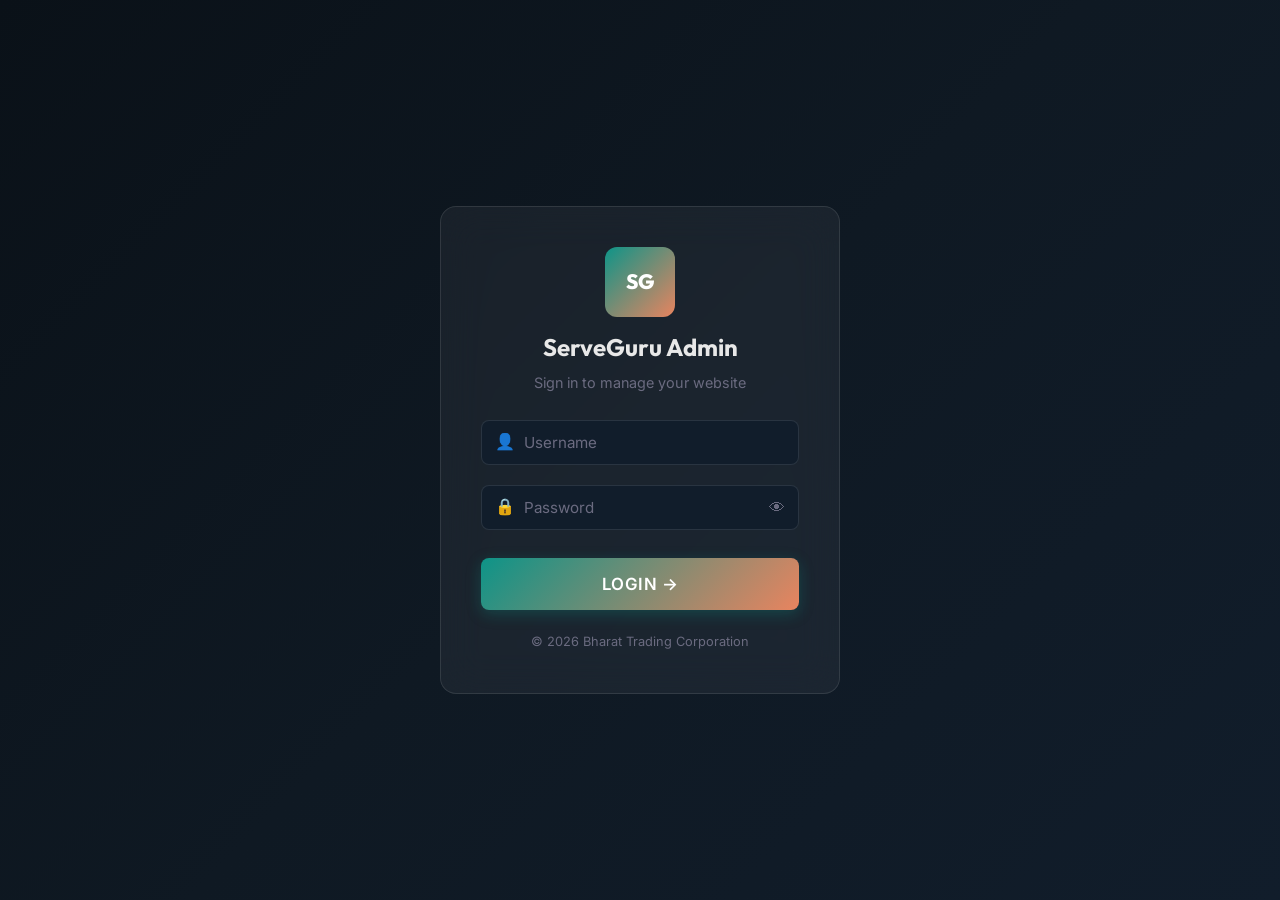
<file: admin/index.html>
<!DOCTYPE html>
<html lang="en">
<head>
    <meta charset="UTF-8">
    <meta name="viewport" content="width=device-width, initial-scale=1.0">
    <title>Dashboard | ServeGuru Admin</title>
    <link href="https://fonts.googleapis.com/css2?family=Inter:wght@300;400;500;600;700&family=Outfit:wght@400;500;600;700;800&display=swap" rel="stylesheet">
    <link rel="stylesheet" href="../css/style.css">
    <link rel="stylesheet" href="../css/admin.css">
</head>
<body class="admin-page">
    <aside id="admin-sidebar"></aside>
    <main class="admin-main">
        <header id="admin-header"></header>
        <div class="admin-content">
            <div class="welcome-banner"><h2>Welcome back, Admin! 👋</h2><p id="dashDate"></p></div>
            <div class="stats-cards" id="statsCards"></div>
            <div class="admin-table-wrapper">
                <div class="admin-table-header"><h3>Recent Appointments</h3></div>
                <table class="admin-table"><thead><tr><th>ID</th><th>Customer</th><th>Date</th><th>Time</th><th>Service</th><th>Status</th></tr></thead><tbody id="recentAppointments"></tbody></table>
            </div>
            <div class="quick-actions">
                <a href="admin-products.html" class="quick-action"><span class="qa-icon">📦</span><div><h4>Manage Products</h4><p>Add, edit, or remove products</p></div></a>
                <a href="admin-appointments.html" class="quick-action"><span class="qa-icon">📅</span><div><h4>View Appointments</h4><p>Manage all bookings</p></div></a>
                <a href="admin-pages.html" class="quick-action"><span class="qa-icon">📄</span><div><h4>Edit Pages</h4><p>Update website content</p></div></a>
            </div>
        </div>
    </main>
    <script src="../js/app.js"></script>
    <script src="../js/data-seed.js"></script>
    <script src="../js/admin.js"></script>
    <script>
    document.addEventListener('DOMContentLoaded', () => {
        renderAdminHeader('📊 Dashboard');
        document.getElementById('dashDate').textContent = new Date().toLocaleDateString('en-IN',{weekday:'long',year:'numeric',month:'long',day:'numeric'});
        const stats = getAdminStats();
        document.getElementById('statsCards').innerHTML = `
            <div class="stat-card"><div class="sc-icon">📦</div><div class="sc-number">${stats.totalProducts}</div><div class="sc-label">Total Products</div></div>
            <div class="stat-card"><div class="sc-icon">📅</div><div class="sc-number">${stats.totalAppointments}</div><div class="sc-label">Total Appointments</div></div>
            <div class="stat-card"><div class="sc-icon">📌</div><div class="sc-number">${stats.todayAppointments}</div><div class="sc-label">Today's Appointments</div></div>
            <div class="stat-card"><div class="sc-icon">✅</div><div class="sc-number">${stats.pending}</div><div class="sc-label">Confirmed Bookings</div></div>`;
        const appointments = JSON.parse(localStorage.getItem('btc_appointments')||'[]').slice(-10).reverse();
        const tbody = document.getElementById('recentAppointments');
        if(appointments.length===0){tbody.innerHTML='<tr><td colspan="6" style="text-align:center;padding:30px;color:var(--text-muted)">No appointments yet</td></tr>';return;}
        tbody.innerHTML = appointments.map(a=>`<tr><td>${a.id.substring(0,12).toUpperCase()}</td><td>${a.customerName}</td><td>${a.date}</td><td>${a.slot}</td><td>${a.serviceType}</td><td><span class="status-${a.status.toLowerCase()}">${a.status}</span></td></tr>`).join('');
    });
    </script>
</body>
</html>
</file>
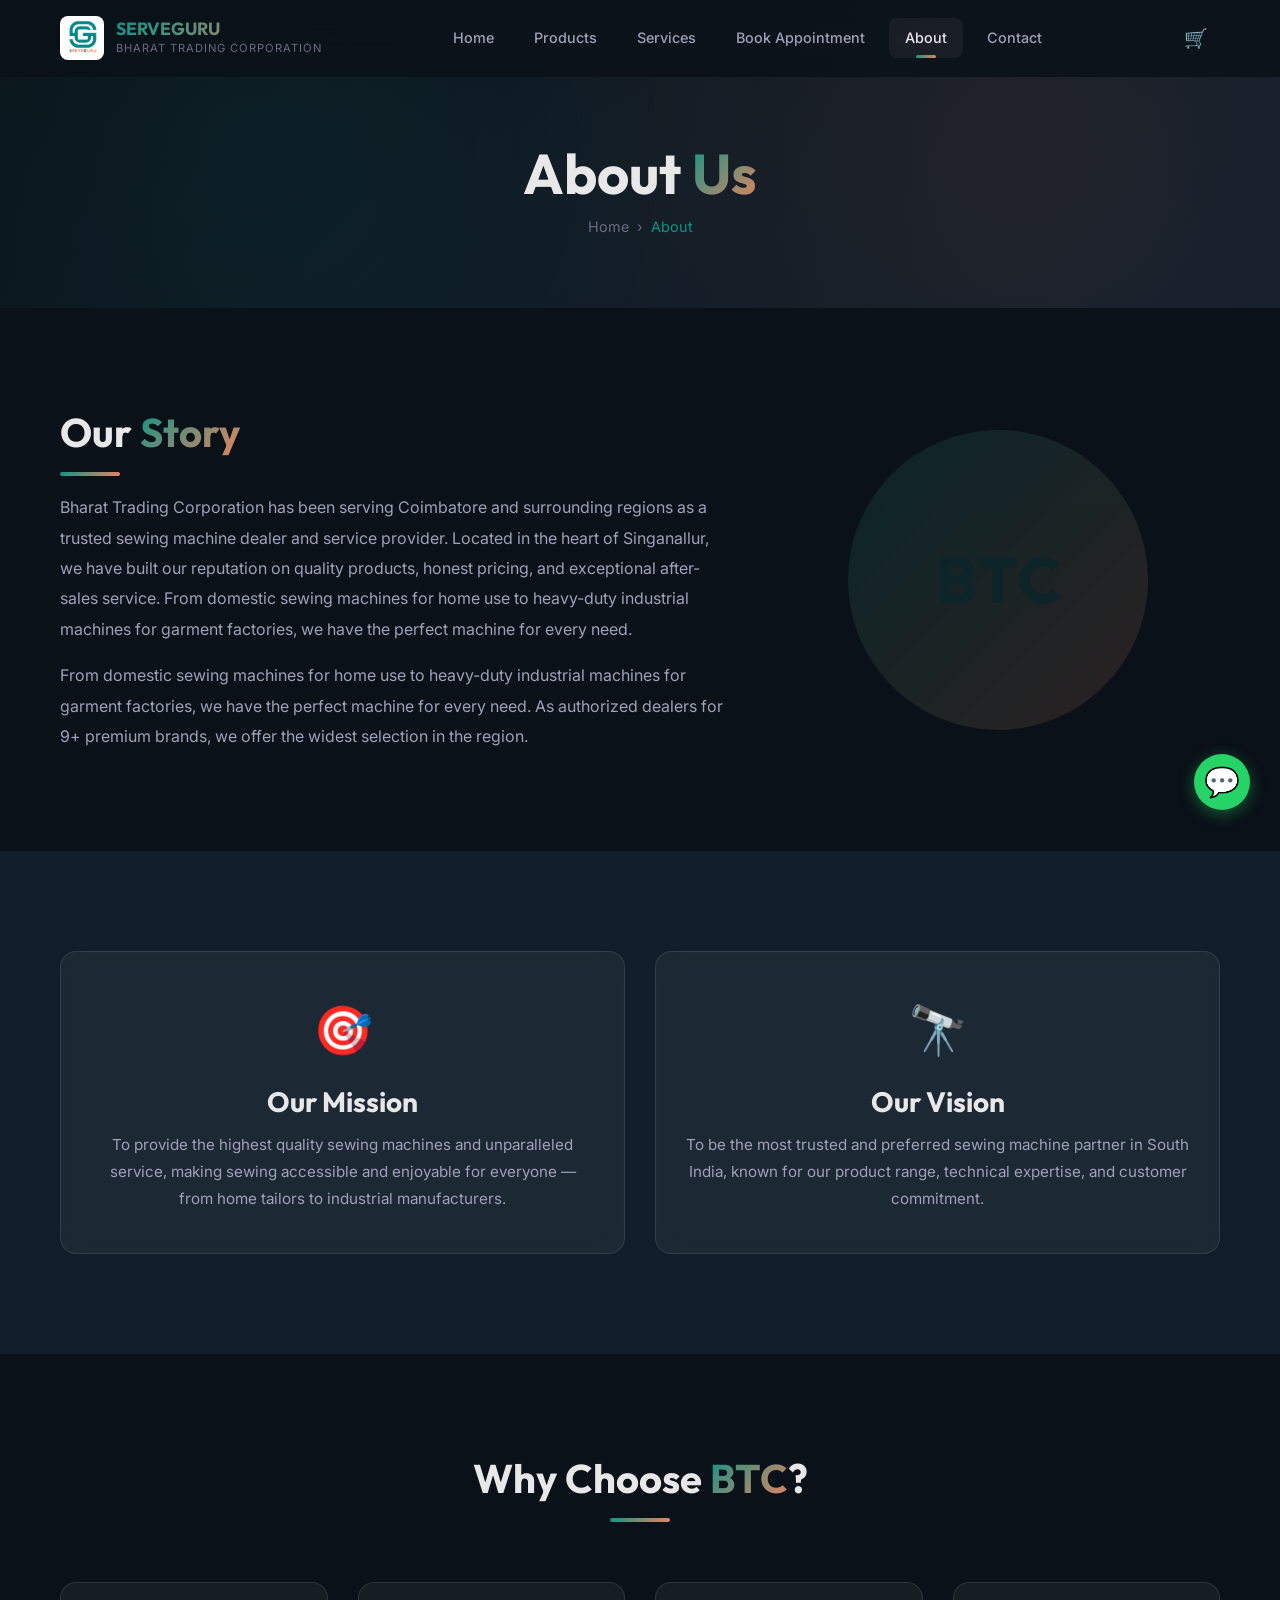
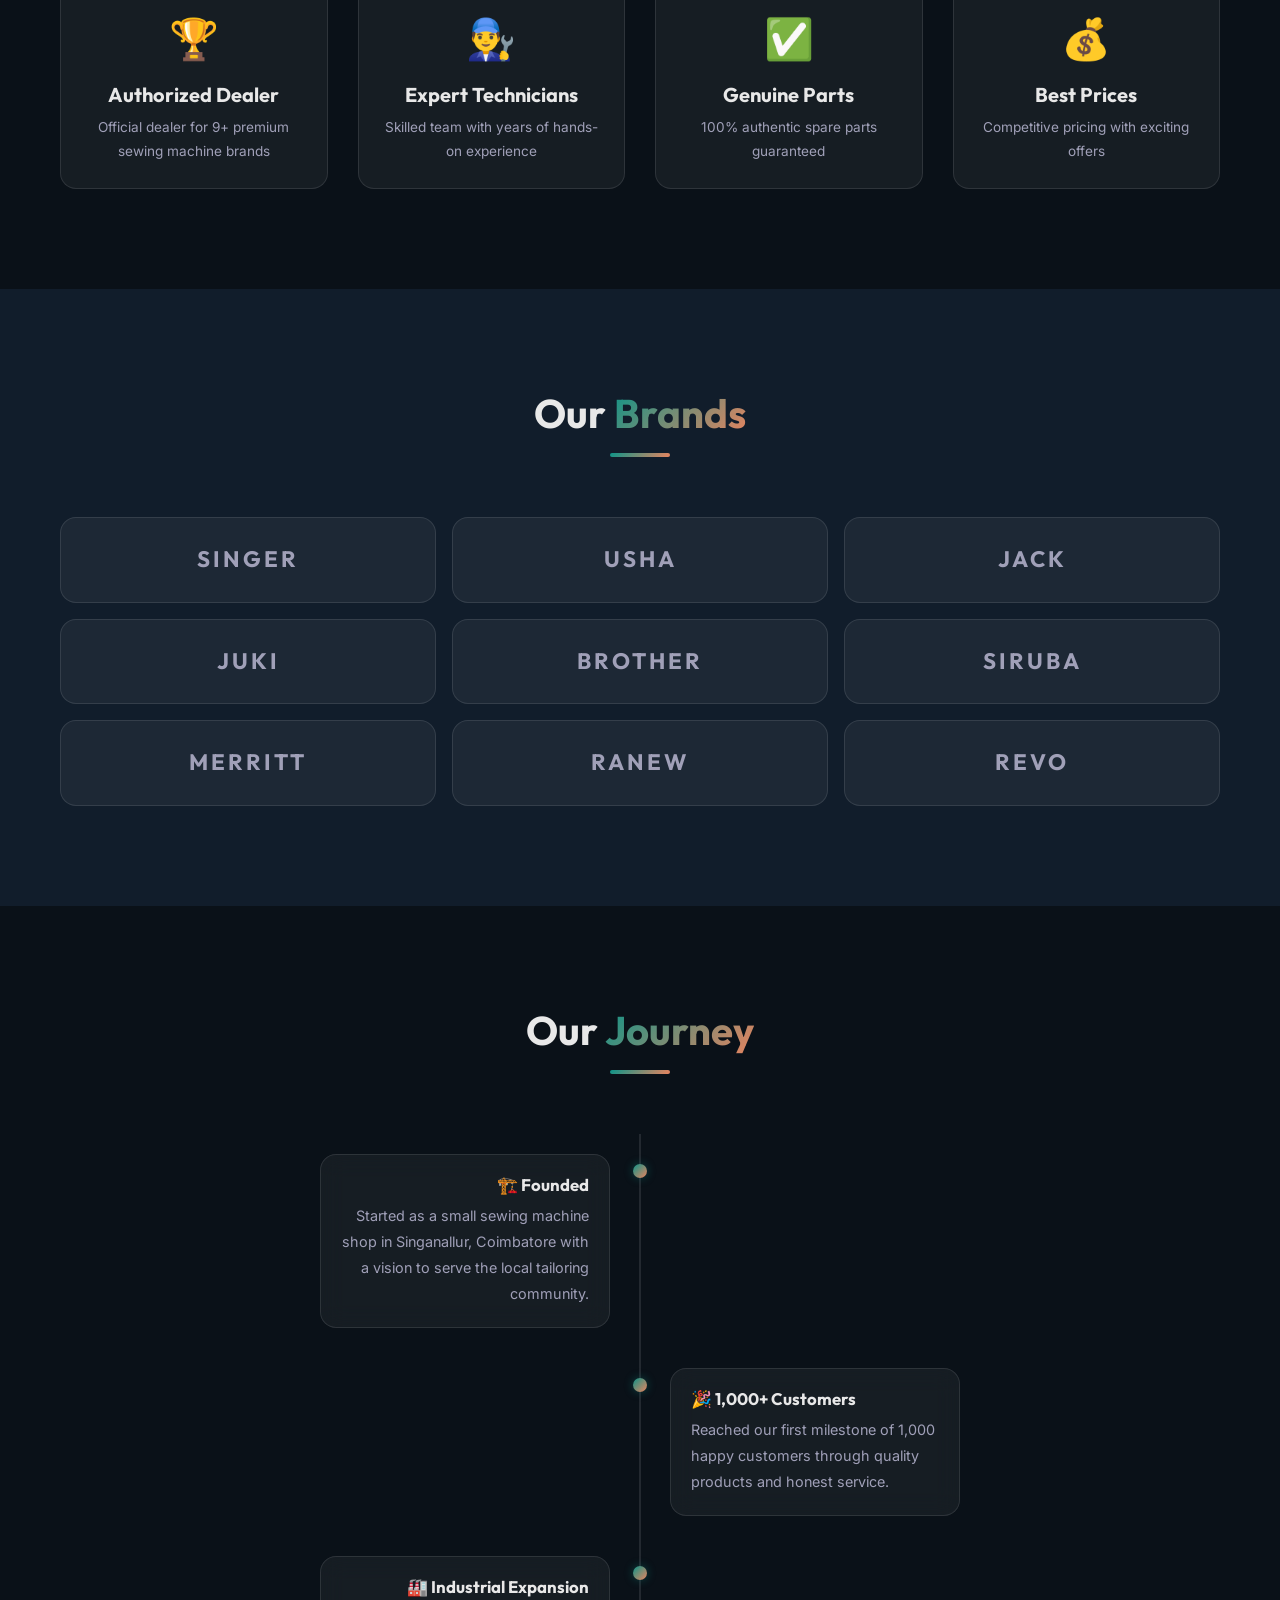
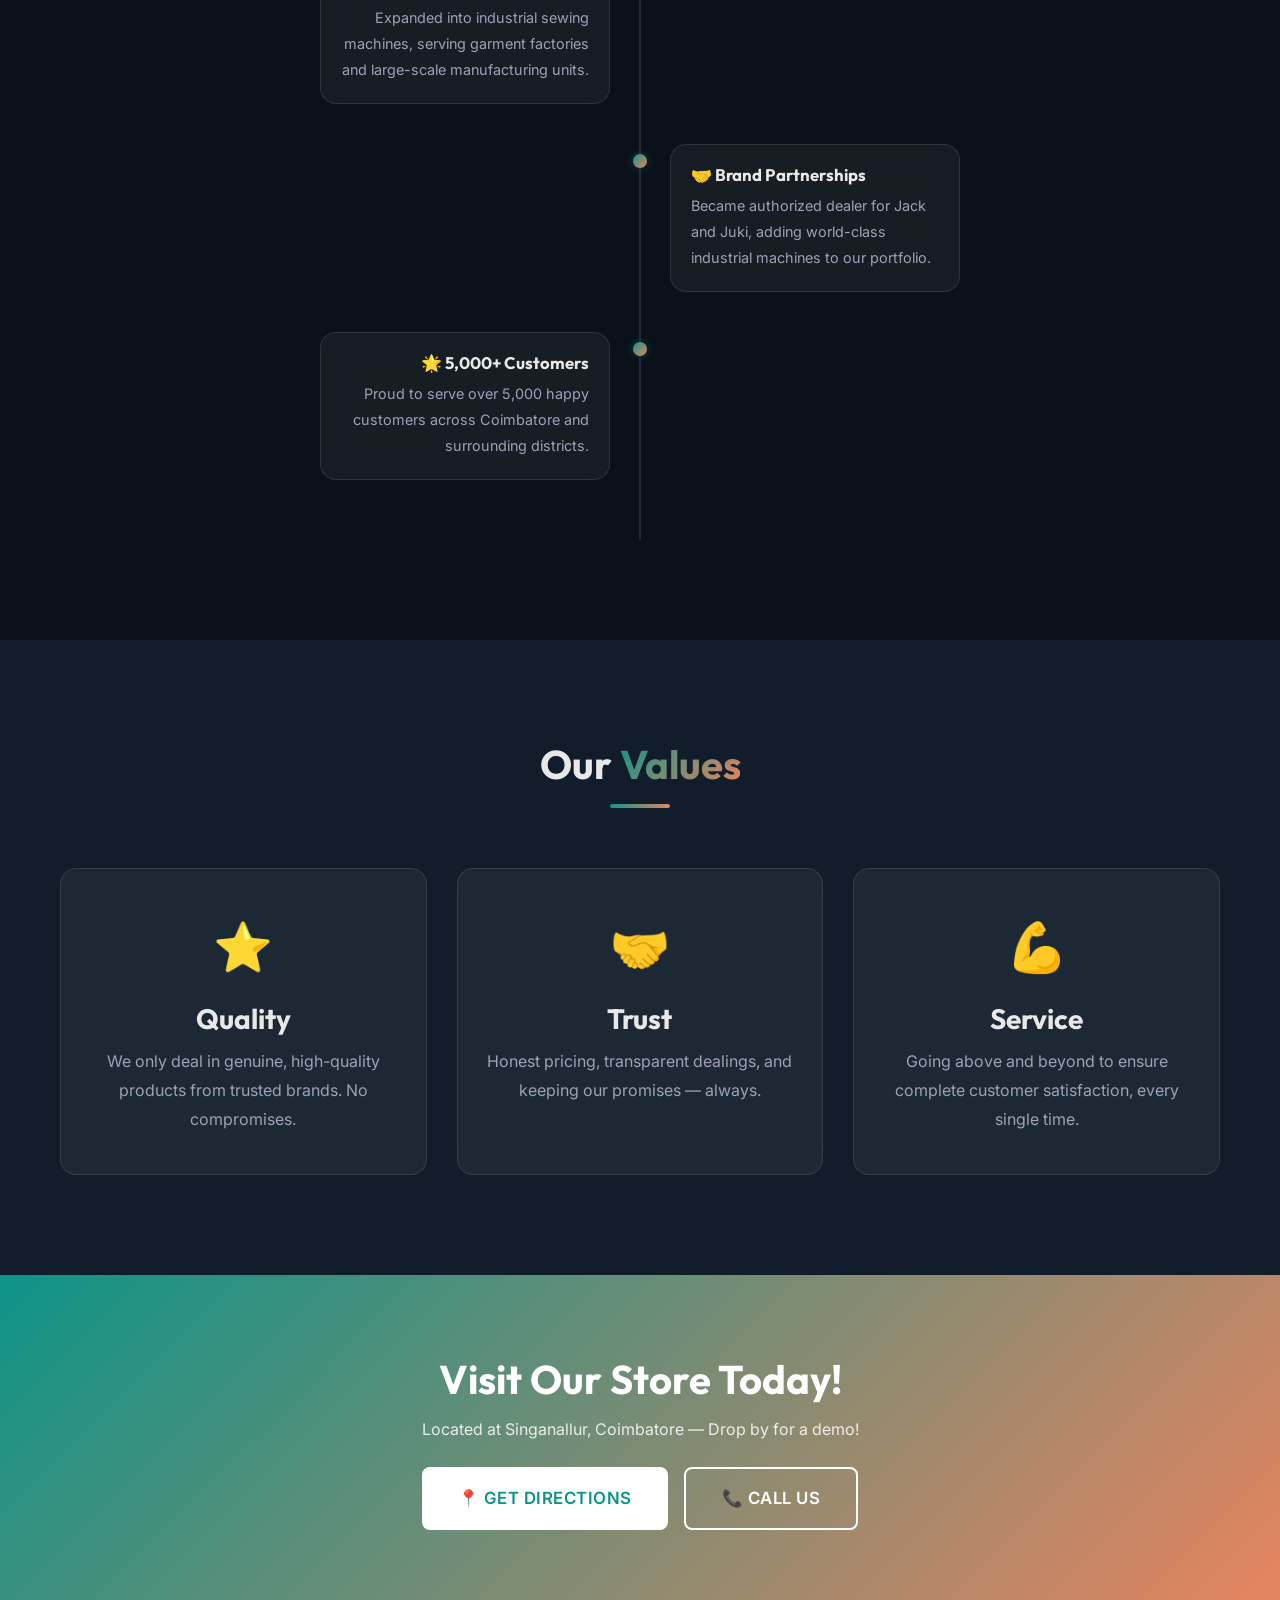
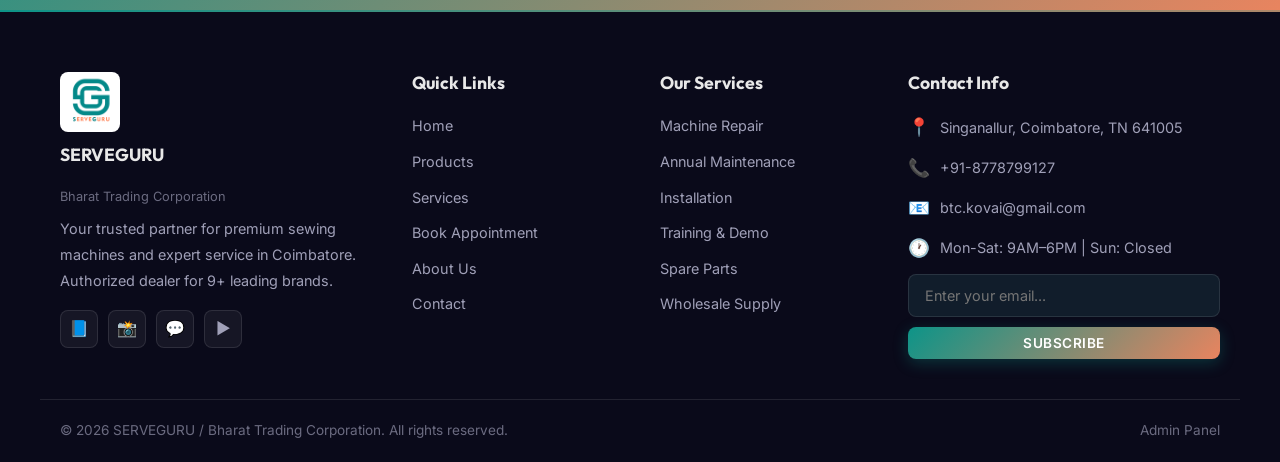
<file: about.html>
<!DOCTYPE html>
<html lang="en">
<head>
    <meta charset="UTF-8">
    <meta name="viewport" content="width=device-width, initial-scale=1.0">
    <title>About Us | Bharat Trading Corporation</title>
    <meta name="description" content="Learn about Bharat Trading Corporation — your trusted sewing machine partner in Coimbatore since 15+ years.">
    <link rel="icon" type="image/svg+xml" href="data:image/svg+xml,%3Csvg xmlns='http://www.w3.org/2000/svg' viewBox='0 0 100 100'%3E%3Crect fill='%23FF6B35' rx='15' width='100' height='100'/%3E%3Ctext x='50' y='68' text-anchor='middle' fill='white' font-size='48' font-weight='bold' font-family='sans-serif'%3EBTC%3C/text%3E%3C/svg%3E">
    <link rel="stylesheet" href="css/style.css">
    <link rel="stylesheet" href="css/about.css">
</head>
<body>
    <nav id="main-nav"></nav>
    <section class="page-header"><div class="container"><h1>About <span class="gradient-text">Us</span></h1><div class="breadcrumb"><a href="index.html">Home</a><span class="separator">›</span><span class="current">About</span></div></div></section>

    <!-- Story -->
    <section class="section"><div class="container">
        <div class="story-layout">
            <div class="story-text" data-animate="slide-right">
                <h2>Our <span class="gradient-text">Story</span></h2>
                <div class="section-divider" style="margin:16px 0"></div>
                <p id="aboutStory">Bharat Trading Corporation has been serving Coimbatore and surrounding regions as a trusted sewing machine dealer and service provider. Located in the heart of Singanallur, we have built our reputation on quality products, honest pricing, and exceptional after-sales service.</p>
                <p style="margin-top:16px">From domestic sewing machines for home use to heavy-duty industrial machines for garment factories, we have the perfect machine for every need. As authorized dealers for 9+ premium brands, we offer the widest selection in the region.</p>
            </div>
            <div class="story-visual" data-animate="slide-left">
                <div class="visual-shape"></div>
            </div>
        </div>
    </div></section>

    <!-- Mission & Vision -->
    <section class="section" style="background:var(--bg-surface)"><div class="container">
        <div class="grid-2">
            <div class="mv-card glass-card" data-animate="fade-up">
                <div class="mv-icon">🎯</div>
                <h3>Our Mission</h3>
                <p id="aboutMission">To provide the highest quality sewing machines and unparalleled service, making sewing accessible and enjoyable for everyone — from home tailors to industrial manufacturers.</p>
            </div>
            <div class="mv-card glass-card" data-animate="fade-up">
                <div class="mv-icon">🔭</div>
                <h3>Our Vision</h3>
                <p id="aboutVision">To be the most trusted and preferred sewing machine partner in South India, known for our product range, technical expertise, and customer commitment.</p>
            </div>
        </div>
    </div></section>

    <!-- Why Choose Us -->
    <section class="section"><div class="container">
        <div class="section-header" data-animate="fade-up"><h2>Why Choose <span class="gradient-text">BTC</span>?</h2><div class="section-divider"></div></div>
        <div class="grid-4">
            <div class="feature-card" data-animate="fade-up"><div class="fc-icon">🏆</div><h4>Authorized Dealer</h4><p>Official dealer for 9+ premium sewing machine brands</p></div>
            <div class="feature-card" data-animate="fade-up"><div class="fc-icon">👨‍🔧</div><h4>Expert Technicians</h4><p>Skilled team with years of hands-on experience</p></div>
            <div class="feature-card" data-animate="fade-up"><div class="fc-icon">✅</div><h4>Genuine Parts</h4><p>100% authentic spare parts guaranteed</p></div>
            <div class="feature-card" data-animate="fade-up"><div class="fc-icon">💰</div><h4>Best Prices</h4><p>Competitive pricing with exciting offers</p></div>
        </div>
    </div></section>

    <!-- Brands -->
    <section class="section" style="background:var(--bg-surface)"><div class="container">
        <div class="section-header" data-animate="fade-up"><h2>Our <span class="gradient-text">Brands</span></h2><div class="section-divider"></div></div>
        <div class="about-brands-grid">
            <div class="about-brand" data-animate="zoom-in" style="--brand-color:#FF6B35">SINGER</div>
            <div class="about-brand" data-animate="zoom-in" style="--brand-color:#E94560">USHA</div>
            <div class="about-brand" data-animate="zoom-in" style="--brand-color:#2196F3">JACK</div>
            <div class="about-brand" data-animate="zoom-in" style="--brand-color:#9C27B0">JUKI</div>
            <div class="about-brand" data-animate="zoom-in" style="--brand-color:#00BCD4">BROTHER</div>
            <div class="about-brand" data-animate="zoom-in" style="--brand-color:#FF9800">SIRUBA</div>
            <div class="about-brand" data-animate="zoom-in" style="--brand-color:#4CAF50">MERRITT</div>
            <div class="about-brand" data-animate="zoom-in" style="--brand-color:#795548">RANEW</div>
            <div class="about-brand" data-animate="zoom-in" style="--brand-color:#607D8B">REVO</div>
        </div>
    </div></section>

    <!-- Timeline -->
    <section class="section"><div class="container">
        <div class="section-header" data-animate="fade-up"><h2>Our <span class="gradient-text">Journey</span></h2><div class="section-divider"></div></div>
        <div class="timeline">
            <div class="timeline-item left" data-animate="slide-right"><div class="timeline-content glass-card"><h4>🏗️ Founded</h4><p>Started as a small sewing machine shop in Singanallur, Coimbatore with a vision to serve the local tailoring community.</p></div></div>
            <div class="timeline-item right" data-animate="slide-left"><div class="timeline-content glass-card"><h4>🎉 1,000+ Customers</h4><p>Reached our first milestone of 1,000 happy customers through quality products and honest service.</p></div></div>
            <div class="timeline-item left" data-animate="slide-right"><div class="timeline-content glass-card"><h4>🏭 Industrial Expansion</h4><p>Expanded into industrial sewing machines, serving garment factories and large-scale manufacturing units.</p></div></div>
            <div class="timeline-item right" data-animate="slide-left"><div class="timeline-content glass-card"><h4>🤝 Brand Partnerships</h4><p>Became authorized dealer for Jack and Juki, adding world-class industrial machines to our portfolio.</p></div></div>
            <div class="timeline-item left" data-animate="slide-right"><div class="timeline-content glass-card"><h4>🌟 5,000+ Customers</h4><p>Proud to serve over 5,000 happy customers across Coimbatore and surrounding districts.</p></div></div>
        </div>
    </div></section>

    <!-- Values -->
    <section class="section" style="background:var(--bg-surface)"><div class="container">
        <div class="section-header" data-animate="fade-up"><h2>Our <span class="gradient-text">Values</span></h2><div class="section-divider"></div></div>
        <div class="grid-3">
            <div class="value-card glass-card" data-animate="fade-up"><div class="vc-icon">⭐</div><h3>Quality</h3><p>We only deal in genuine, high-quality products from trusted brands. No compromises.</p></div>
            <div class="value-card glass-card" data-animate="fade-up"><div class="vc-icon">🤝</div><h3>Trust</h3><p>Honest pricing, transparent dealings, and keeping our promises — always.</p></div>
            <div class="value-card glass-card" data-animate="fade-up"><div class="vc-icon">💪</div><h3>Service</h3><p>Going above and beyond to ensure complete customer satisfaction, every single time.</p></div>
        </div>
    </div></section>

    <!-- CTA -->
    <section style="background:var(--gradient-primary);padding:80px 0;text-align:center">
        <div class="container"><h2 style="color:#fff;margin-bottom:12px">Visit Our Store Today!</h2><p style="color:rgba(255,255,255,0.85);margin-bottom:24px">Located at Singanallur, Coimbatore — Drop by for a demo!</p>
        <div style="display:flex;gap:16px;justify-content:center;flex-wrap:wrap"><a href="contact.html" class="btn btn-lg" style="background:#fff;color:var(--primary)">📍 Get Directions</a><a href="tel:+918778799127" class="btn btn-lg btn-secondary" style="border-color:#fff;color:#fff">📞 Call Us</a></div></div>
    </section>

    <footer id="main-footer"></footer>
    <script src="js/app.js"></script>
    <script src="js/data-seed.js"></script>
    <script src="js/about.js"></script>
</body>
</html>
</file>
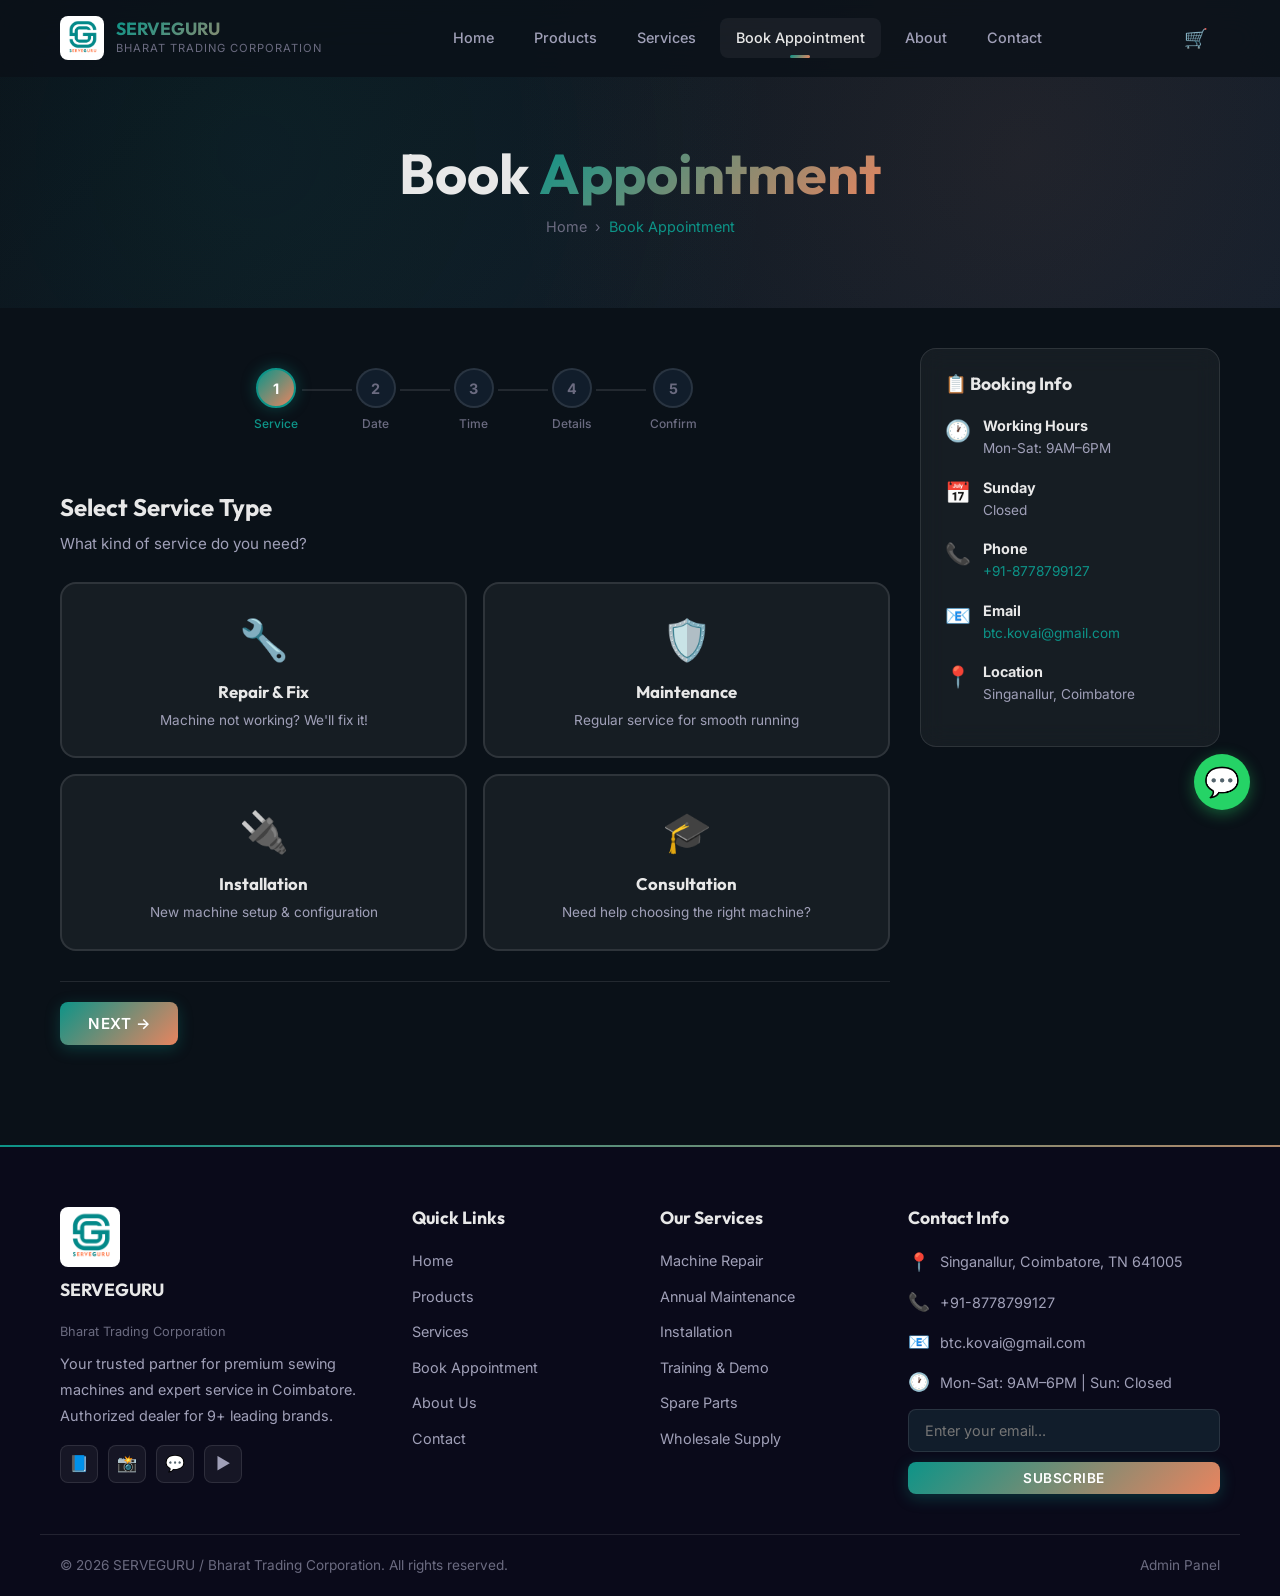
<file: book-appointment.html>
<!DOCTYPE html>
<html lang="en">
<head>
    <meta charset="UTF-8">
    <meta name="viewport" content="width=device-width, initial-scale=1.0">
    <title>Book Service Appointment | Bharat Trading Corporation</title>
    <meta name="description" content="Book a sewing machine service appointment online. Expert repair and maintenance in Coimbatore.">
    <link rel="icon" type="image/svg+xml" href="data:image/svg+xml,%3Csvg xmlns='http://www.w3.org/2000/svg' viewBox='0 0 100 100'%3E%3Crect fill='%23FF6B35' rx='15' width='100' height='100'/%3E%3Ctext x='50' y='68' text-anchor='middle' fill='white' font-size='48' font-weight='bold' font-family='sans-serif'%3EBTC%3C/text%3E%3C/svg%3E">
    <link rel="stylesheet" href="css/style.css">
    <link rel="stylesheet" href="css/booking.css">
</head>
<body>
    <nav id="main-nav"></nav>
    <section class="page-header"><div class="container"><h1>Book <span class="gradient-text">Appointment</span></h1><div class="breadcrumb"><a href="index.html">Home</a><span class="separator">›</span><span class="current">Book Appointment</span></div></div></section>

    <section class="section" style="padding-top:40px">
        <div class="container">
            <div class="booking-layout">
                <div class="booking-main">
                    <!-- Progress Bar -->
                    <div class="progress-bar">
                        <div class="progress-step active" data-step="1"><div class="step-circle">1</div><span>Service</span></div>
                        <div class="progress-line"></div>
                        <div class="progress-step" data-step="2"><div class="step-circle">2</div><span>Date</span></div>
                        <div class="progress-line"></div>
                        <div class="progress-step" data-step="3"><div class="step-circle">3</div><span>Time</span></div>
                        <div class="progress-line"></div>
                        <div class="progress-step" data-step="4"><div class="step-circle">4</div><span>Details</span></div>
                        <div class="progress-line"></div>
                        <div class="progress-step" data-step="5"><div class="step-circle">5</div><span>Confirm</span></div>
                    </div>

                    <!-- Step 1: Service Type -->
                    <div class="booking-step active" id="step1">
                        <h2>Select Service Type</h2>
                        <p class="step-desc">What kind of service do you need?</p>
                        <div class="service-type-grid">
                            <label class="service-type-card"><input type="radio" name="serviceType" value="Repair"><div class="stc-inner"><span class="stc-icon">🔧</span><h4>Repair & Fix</h4><p>Machine not working? We'll fix it!</p></div></label>
                            <label class="service-type-card"><input type="radio" name="serviceType" value="Maintenance"><div class="stc-inner"><span class="stc-icon">🛡️</span><h4>Maintenance</h4><p>Regular service for smooth running</p></div></label>
                            <label class="service-type-card"><input type="radio" name="serviceType" value="Installation"><div class="stc-inner"><span class="stc-icon">🔌</span><h4>Installation</h4><p>New machine setup & configuration</p></div></label>
                            <label class="service-type-card"><input type="radio" name="serviceType" value="Consultation"><div class="stc-inner"><span class="stc-icon">🎓</span><h4>Consultation</h4><p>Need help choosing the right machine?</p></div></label>
                        </div>
                    </div>

                    <!-- Step 2: Date -->
                    <div class="booking-step" id="step2">
                        <h2>Select Date</h2>
                        <p class="step-desc">Pick a convenient date for your appointment</p>
                        <div class="sunday-notice">⚠️ We are closed on Sundays</div>
                        <div class="calendar-widget">
                            <div class="cal-header">
                                <button class="cal-nav" onclick="changeMonth(-1)">‹</button>
                                <h3 id="calMonthYear"></h3>
                                <button class="cal-nav" onclick="changeMonth(1)">›</button>
                            </div>
                            <div class="cal-days-header">
                                <span>Sun</span><span>Mon</span><span>Tue</span><span>Wed</span><span>Thu</span><span>Fri</span><span>Sat</span>
                            </div>
                            <div class="cal-grid" id="calGrid"></div>
                        </div>
                    </div>

                    <!-- Step 3: Time Slot -->
                    <div class="booking-step" id="step3">
                        <h2>Select Time Slot</h2>
                        <p class="step-desc">Choose an available time slot</p>
                        <div class="time-slots-grid" id="timeSlotsGrid"></div>
                    </div>

                    <!-- Step 4: Details -->
                    <div class="booking-step" id="step4">
                        <h2>Your Details</h2>
                        <p class="step-desc">Please provide your contact information</p>
                        <div class="booking-form">
                            <div class="form-row">
                                <div class="form-group"><label>Full Name *</label><input type="text" class="form-control" id="bkName" placeholder="Enter your full name"></div>
                                <div class="form-group"><label>Phone Number *</label><input type="tel" class="form-control" id="bkPhone" placeholder="10-digit mobile number" maxlength="10"></div>
                            </div>
                            <div class="form-row">
                                <div class="form-group"><label>Email (Optional)</label><input type="email" class="form-control" id="bkEmail" placeholder="your@email.com"></div>
                                <div class="form-group"><label>Machine Brand</label><select class="form-control" id="bkBrand"><option value="">Select Brand</option><option>Singer</option><option>Usha</option><option>Jack</option><option>Juki</option><option>Brother</option><option>Siruba</option><option>Other</option></select></div>
                            </div>
                            <div class="form-group"><label>Machine Model</label><input type="text" class="form-control" id="bkModel" placeholder="e.g., Singer M3505"></div>
                            <div class="form-group"><label>Describe the Issue</label><textarea class="form-control" id="bkIssue" placeholder="Tell us about the problem you're facing..." rows="4"></textarea></div>
                        </div>
                    </div>

                    <!-- Step 5: Confirmation -->
                    <div class="booking-step" id="step5">
                        <div class="confirmation-screen">
                            <div class="confirm-checkmark">✓</div>
                            <h2>Appointment Confirmed!</h2>
                            <p>Your booking reference: <strong id="confirmRef"></strong></p>
                            <div class="confirm-summary glass-card" id="confirmSummary"></div>
                            <div style="display:flex;gap:12px;justify-content:center;margin-top:24px;flex-wrap:wrap">
                                <button class="btn btn-primary" onclick="resetBooking()">📅 Book Another</button>
                                <a href="index.html" class="btn btn-secondary">🏠 Back to Home</a>
                            </div>
                        </div>
                    </div>

                    <!-- Navigation -->
                    <div class="booking-nav" id="bookingNav">
                        <button class="btn btn-secondary" id="prevBtn" onclick="prevStep()" style="display:none">← Previous</button>
                        <button class="btn btn-primary" id="nextBtn" onclick="nextStep()">Next →</button>
                    </div>
                </div>

                <!-- Sidebar Info -->
                <aside class="booking-sidebar glass-card">
                    <h4>📋 Booking Info</h4>
                    <div class="sidebar-info"><span>🕐</span><div><strong>Working Hours</strong><br>Mon-Sat: 9AM–6PM</div></div>
                    <div class="sidebar-info"><span>📅</span><div><strong>Sunday</strong><br>Closed</div></div>
                    <div class="sidebar-info"><span>📞</span><div><strong>Phone</strong><br><a href="tel:+918778799127">+91-8778799127</a></div></div>
                    <div class="sidebar-info"><span>📧</span><div><strong>Email</strong><br><a href="mailto:btc.kovai@gmail.com">btc.kovai@gmail.com</a></div></div>
                    <div class="sidebar-info"><span>📍</span><div><strong>Location</strong><br>Singanallur, Coimbatore</div></div>
                </aside>
            </div>
        </div>
    </section>

    <footer id="main-footer"></footer>
    <script src="js/app.js"></script>
    <script src="js/data-seed.js"></script>
    <script src="js/booking.js"></script>
</body>
</html>
</file>
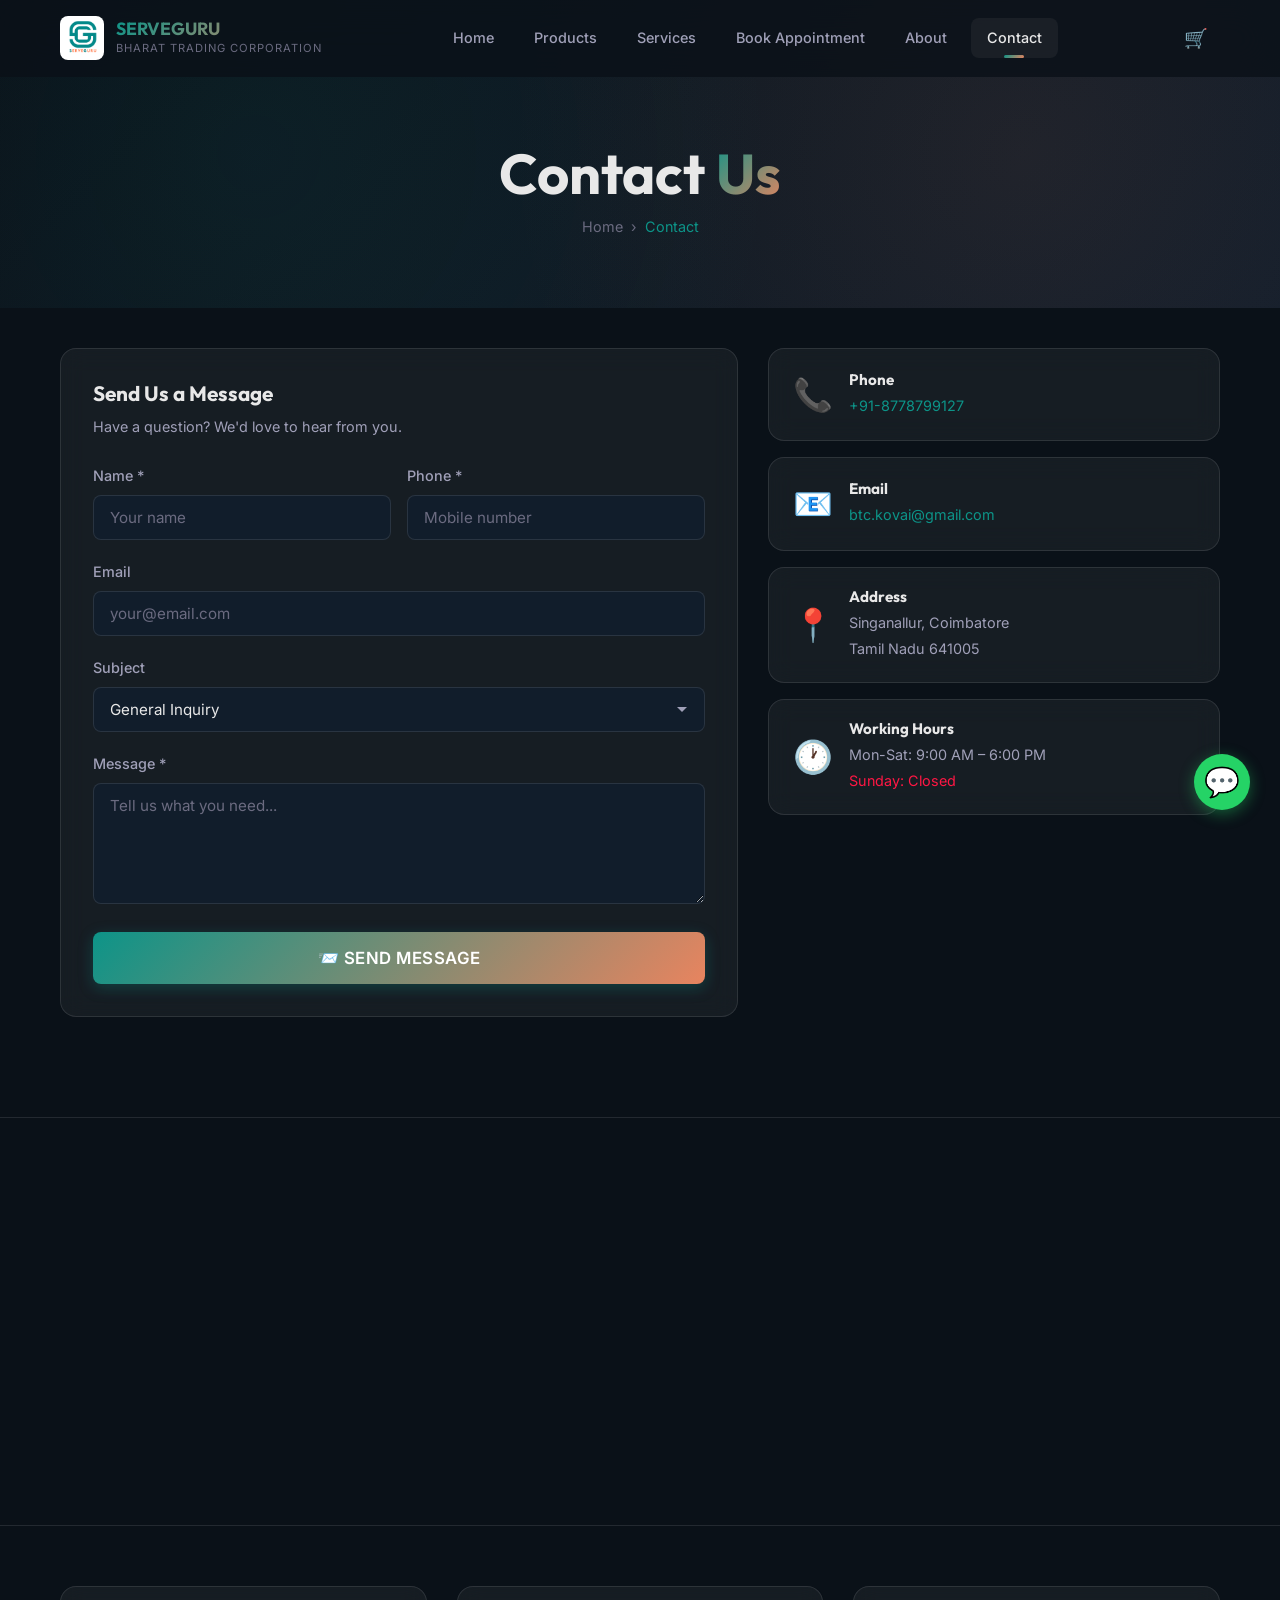
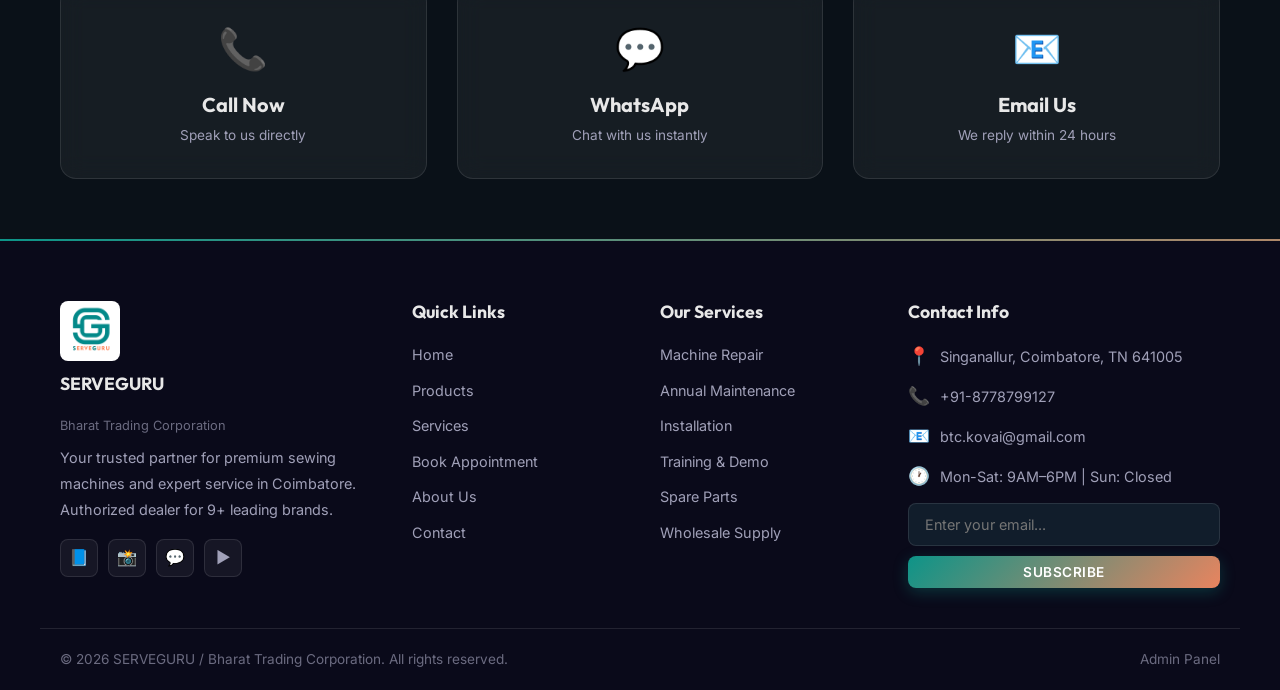
<file: contact.html>
<!DOCTYPE html>
<html lang="en">
<head>
    <meta charset="UTF-8">
    <meta name="viewport" content="width=device-width, initial-scale=1.0">
    <title>Contact Us | Bharat Trading Corporation</title>
    <meta name="description" content="Contact Bharat Trading Corporation — Singanallur, Coimbatore. Call +91-8778799127 or email btc.kovai@gmail.com">
    <link rel="icon" type="image/svg+xml" href="data:image/svg+xml,%3Csvg xmlns='http://www.w3.org/2000/svg' viewBox='0 0 100 100'%3E%3Crect fill='%23FF6B35' rx='15' width='100' height='100'/%3E%3Ctext x='50' y='68' text-anchor='middle' fill='white' font-size='48' font-weight='bold' font-family='sans-serif'%3EBTC%3C/text%3E%3C/svg%3E">
    <link rel="stylesheet" href="css/style.css">
    <link rel="stylesheet" href="css/contact.css">
</head>
<body>
    <nav id="main-nav"></nav>
    <section class="page-header"><div class="container"><h1>Contact <span class="gradient-text">Us</span></h1><div class="breadcrumb"><a href="index.html">Home</a><span class="separator">›</span><span class="current">Contact</span></div></div></section>

    <section class="section" style="padding-top:40px"><div class="container">
        <div class="contact-layout">
            <!-- Form -->
            <div class="contact-form glass-card" data-animate="slide-right">
                <h3>Send Us a Message</h3>
                <p style="margin-bottom:24px;font-size:0.9rem">Have a question? We'd love to hear from you.</p>
                <form id="contactForm" onsubmit="submitContact(event)">
                    <div class="form-row" style="display:grid;grid-template-columns:1fr 1fr;gap:16px">
                        <div class="form-group"><label>Name *</label><input type="text" class="form-control" id="cName" placeholder="Your name" required></div>
                        <div class="form-group"><label>Phone *</label><input type="tel" class="form-control" id="cPhone" placeholder="Mobile number" required></div>
                    </div>
                    <div class="form-group"><label>Email</label><input type="email" class="form-control" id="cEmail" placeholder="your@email.com"></div>
                    <div class="form-group"><label>Subject</label>
                        <select class="form-control" id="cSubject">
                            <option value="General Inquiry">General Inquiry</option>
                            <option value="Product Inquiry">Product Inquiry</option>
                            <option value="Service Request">Service Request</option>
                            <option value="Complaint">Complaint</option>
                            <option value="Feedback">Feedback</option>
                        </select>
                    </div>
                    <div class="form-group"><label>Message *</label><textarea class="form-control" id="cMessage" placeholder="Tell us what you need..." rows="5" required></textarea></div>
                    <button type="submit" class="btn btn-primary btn-block btn-lg">📨 Send Message</button>
                </form>
            </div>

            <!-- Info -->
            <div class="contact-info" data-animate="slide-left">
                <div class="info-card glass-card">
                    <span class="info-icon">📞</span>
                    <div><h4>Phone</h4><a href="tel:+918778799127">+91-8778799127</a></div>
                </div>
                <div class="info-card glass-card">
                    <span class="info-icon">📧</span>
                    <div><h4>Email</h4><a href="mailto:btc.kovai@gmail.com">btc.kovai@gmail.com</a></div>
                </div>
                <div class="info-card glass-card">
                    <span class="info-icon">📍</span>
                    <div><h4>Address</h4><p>Singanallur, Coimbatore<br>Tamil Nadu 641005</p></div>
                </div>
                <div class="info-card glass-card">
                    <span class="info-icon">🕐</span>
                    <div><h4>Working Hours</h4><p>Mon-Sat: 9:00 AM – 6:00 PM<br><span style="color:var(--danger)">Sunday: Closed</span></p></div>
                </div>
            </div>
        </div>
    </div></section>

    <!-- Map -->
    <section class="map-section">
        <iframe src="https://www.google.com/maps/embed?pb=!1m18!1m12!1m3!1d3916.8!2d76.97!3d10.98!2m3!1f0!2f0!3f0!3m2!1i1024!2i768!4f13.1!3m3!1m2!1s0x0%3A0x0!2sSinganallur%2C%20Coimbatore!5e0!3m2!1sen!2sin!4v1700000000000" width="100%" height="400" style="border:0;filter:invert(90%) hue-rotate(180deg);opacity:0.9" allowfullscreen="" loading="lazy"></iframe>
    </section>

    <!-- Quick Actions -->
    <section class="section" style="padding:60px 0"><div class="container">
        <div class="grid-3">
            <a href="tel:+918778799127" class="action-card glass-card" data-animate="fade-up">
                <span class="action-icon">📞</span><h4>Call Now</h4><p>Speak to us directly</p>
            </a>
            <a href="https://wa.me/918778799127?text=Hi%2C%20I%20need%20help%20with%20sewing%20machines" target="_blank" class="action-card glass-card" data-animate="fade-up">
                <span class="action-icon">💬</span><h4>WhatsApp</h4><p>Chat with us instantly</p>
            </a>
            <a href="mailto:btc.kovai@gmail.com" class="action-card glass-card" data-animate="fade-up">
                <span class="action-icon">📧</span><h4>Email Us</h4><p>We reply within 24 hours</p>
            </a>
        </div>
    </div></section>

    <footer id="main-footer"></footer>
    <script src="js/app.js"></script>
    <script src="js/data-seed.js"></script>
    <script src="js/contact.js"></script>
</body>
</html>
</file>
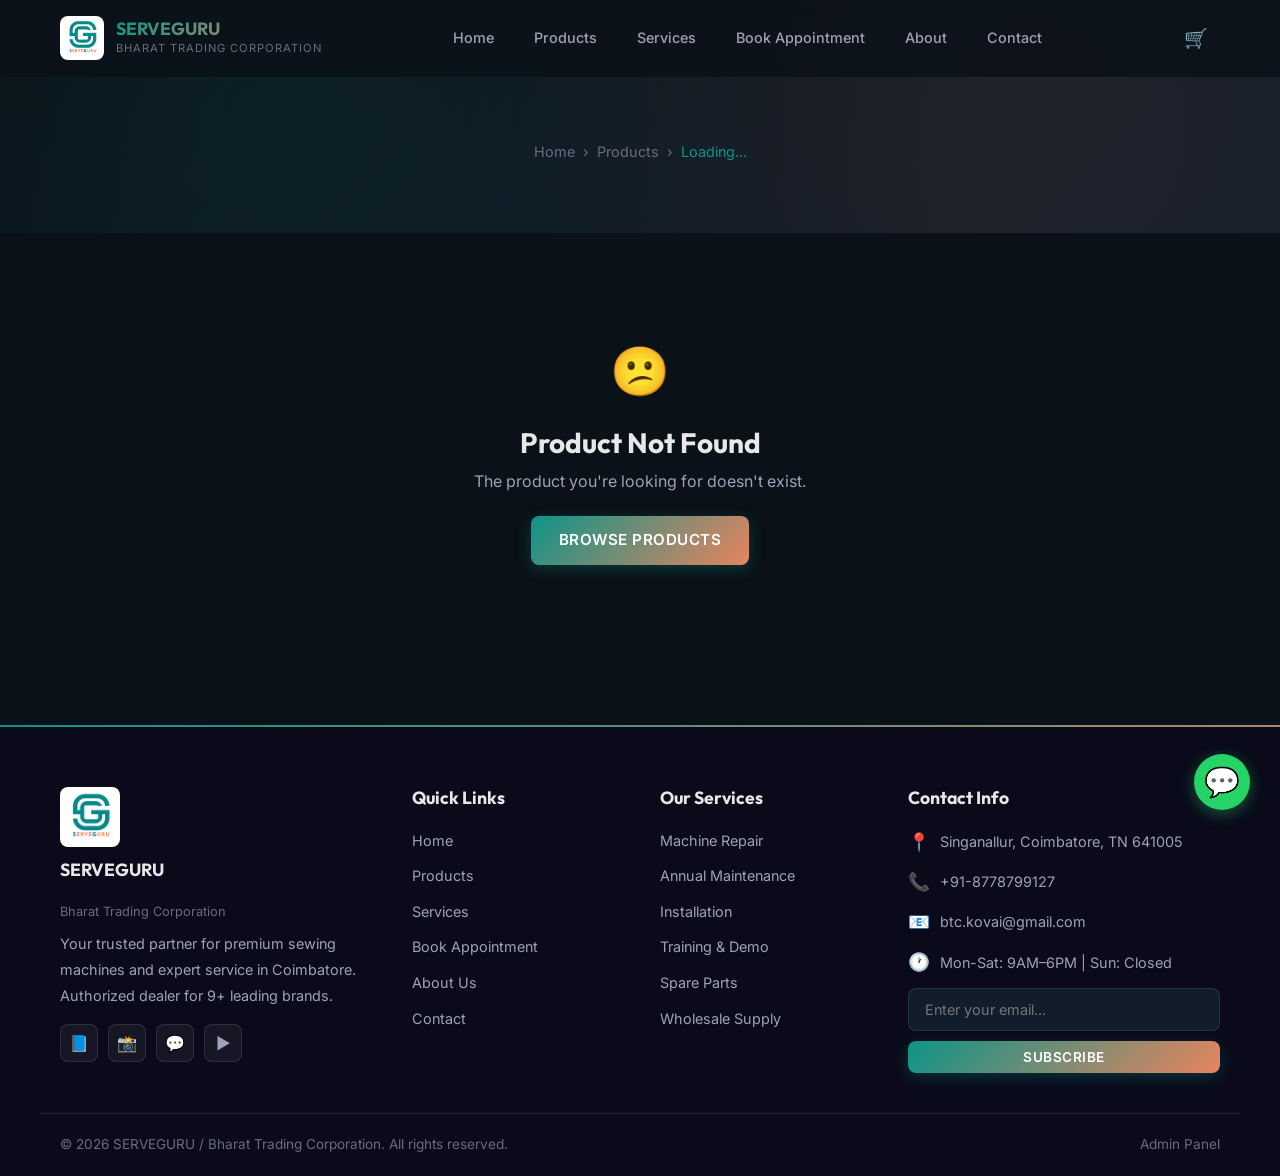
<file: product-detail.html>
<!DOCTYPE html>
<html lang="en">
<head>
    <meta charset="UTF-8">
    <meta name="viewport" content="width=device-width, initial-scale=1.0">
    <title>Product Details | Bharat Trading Corporation</title>
    <meta name="description" content="View sewing machine specifications, features, and pricing at Bharat Trading Corporation.">
    <link rel="icon" type="image/svg+xml" href="data:image/svg+xml,%3Csvg xmlns='http://www.w3.org/2000/svg' viewBox='0 0 100 100'%3E%3Crect fill='%23FF6B35' rx='15' width='100' height='100'/%3E%3Ctext x='50' y='68' text-anchor='middle' fill='white' font-size='48' font-weight='bold' font-family='sans-serif'%3EBTC%3C/text%3E%3C/svg%3E">
    <link rel="stylesheet" href="css/style.css">
    <link rel="stylesheet" href="css/products.css">
    <style>
        .detail-layout{display:grid;grid-template-columns:1fr 1fr;gap:40px;margin-bottom:60px}
        .detail-image{height:400px;border-radius:var(--radius-lg);overflow:hidden}
        .detail-image .product-img-placeholder{height:100%;font-size:4rem}
        .detail-info .badge{margin-bottom:12px}
        .detail-info h1{font-size:1.8rem;margin-bottom:8px}
        .detail-info .star-rating{margin-bottom:16px}
        .detail-price{display:flex;align-items:center;gap:8px;flex-wrap:wrap;margin-bottom:20px}
        .detail-desc{margin-bottom:20px;font-size:0.95rem;line-height:1.8}
        .detail-features{margin-bottom:24px}
        .detail-features li{padding:6px 0;font-size:0.95rem;color:var(--text-secondary)}
        .detail-features li::before{content:'✓ ';color:var(--success);font-weight:700}
        .qty-selector{display:flex;align-items:center;gap:0;margin-bottom:20px}
        .qty-btn{width:40px;height:40px;background:var(--bg-surface);border:1px solid var(--border-glass);color:var(--text-primary);font-size:1.2rem;display:flex;align-items:center;justify-content:center;cursor:pointer;transition:all var(--transition)}
        .qty-btn:hover{background:var(--primary);color:#fff}
        .qty-btn:first-child{border-radius:var(--radius-sm) 0 0 var(--radius-sm)}
        .qty-btn:last-child{border-radius:0 var(--radius-sm) var(--radius-sm) 0}
        .qty-value{width:50px;height:40px;background:var(--bg-surface);border:1px solid var(--border-glass);border-left:0;border-right:0;color:var(--text-primary);text-align:center;font-size:1rem;font-weight:600;display:flex;align-items:center;justify-content:center}
        .detail-btns{display:flex;gap:12px;flex-wrap:wrap;margin-bottom:20px}
        .stock-badge{display:flex;align-items:center;gap:6px;font-size:0.9rem;margin-bottom:20px}
        .stock-dot{width:8px;height:8px;border-radius:50%;background:var(--success)}
        .tabs{display:flex;gap:0;border-bottom:2px solid var(--border-glass);margin-bottom:24px}
        .tab-btn{padding:12px 24px;background:none;border:none;color:var(--text-muted);font-size:0.95rem;font-weight:600;cursor:pointer;position:relative;transition:color var(--transition)}
        .tab-btn.active{color:var(--primary)}
        .tab-btn.active::after{content:'';position:absolute;bottom:-2px;left:0;right:0;height:2px;background:var(--gradient-primary)}
        .tab-content{display:none}
        .tab-content.active{display:block}
        .specs-table{width:100%;border-collapse:collapse}
        .specs-table tr{border-bottom:1px solid var(--border-glass)}
        .specs-table td{padding:12px 16px;font-size:0.95rem}
        .specs-table td:first-child{color:var(--text-muted);font-weight:500;width:40%}
        .related-section{margin-top:60px}
        .related-grid{display:grid;grid-template-columns:repeat(4,1fr);gap:20px}
        @media(max-width:768px){.detail-layout{grid-template-columns:1fr}.detail-image{height:280px}.related-grid{grid-template-columns:repeat(2,1fr)}}
        @media(max-width:480px){.related-grid{grid-template-columns:1fr}}
    </style>
</head>
<body>
    <nav id="main-nav"></nav>
    <section class="page-header">
        <div class="container">
            <div class="breadcrumb" id="breadcrumb"><a href="index.html">Home</a><span class="separator">›</span><a href="products.html">Products</a><span class="separator">›</span><span class="current" id="bcProduct">Loading...</span></div>
        </div>
    </section>
    <section class="section" style="padding-top:40px">
        <div class="container">
            <div id="productContent">
                <div style="text-align:center;padding:60px"><div class="spinner" style="margin:0 auto"></div></div>
            </div>
        </div>
    </section>
    <footer id="main-footer"></footer>
    <script src="js/app.js"></script>
    <script src="js/data-seed.js"></script>
    <script src="js/product-detail.js"></script>
</body>
</html>
</file>
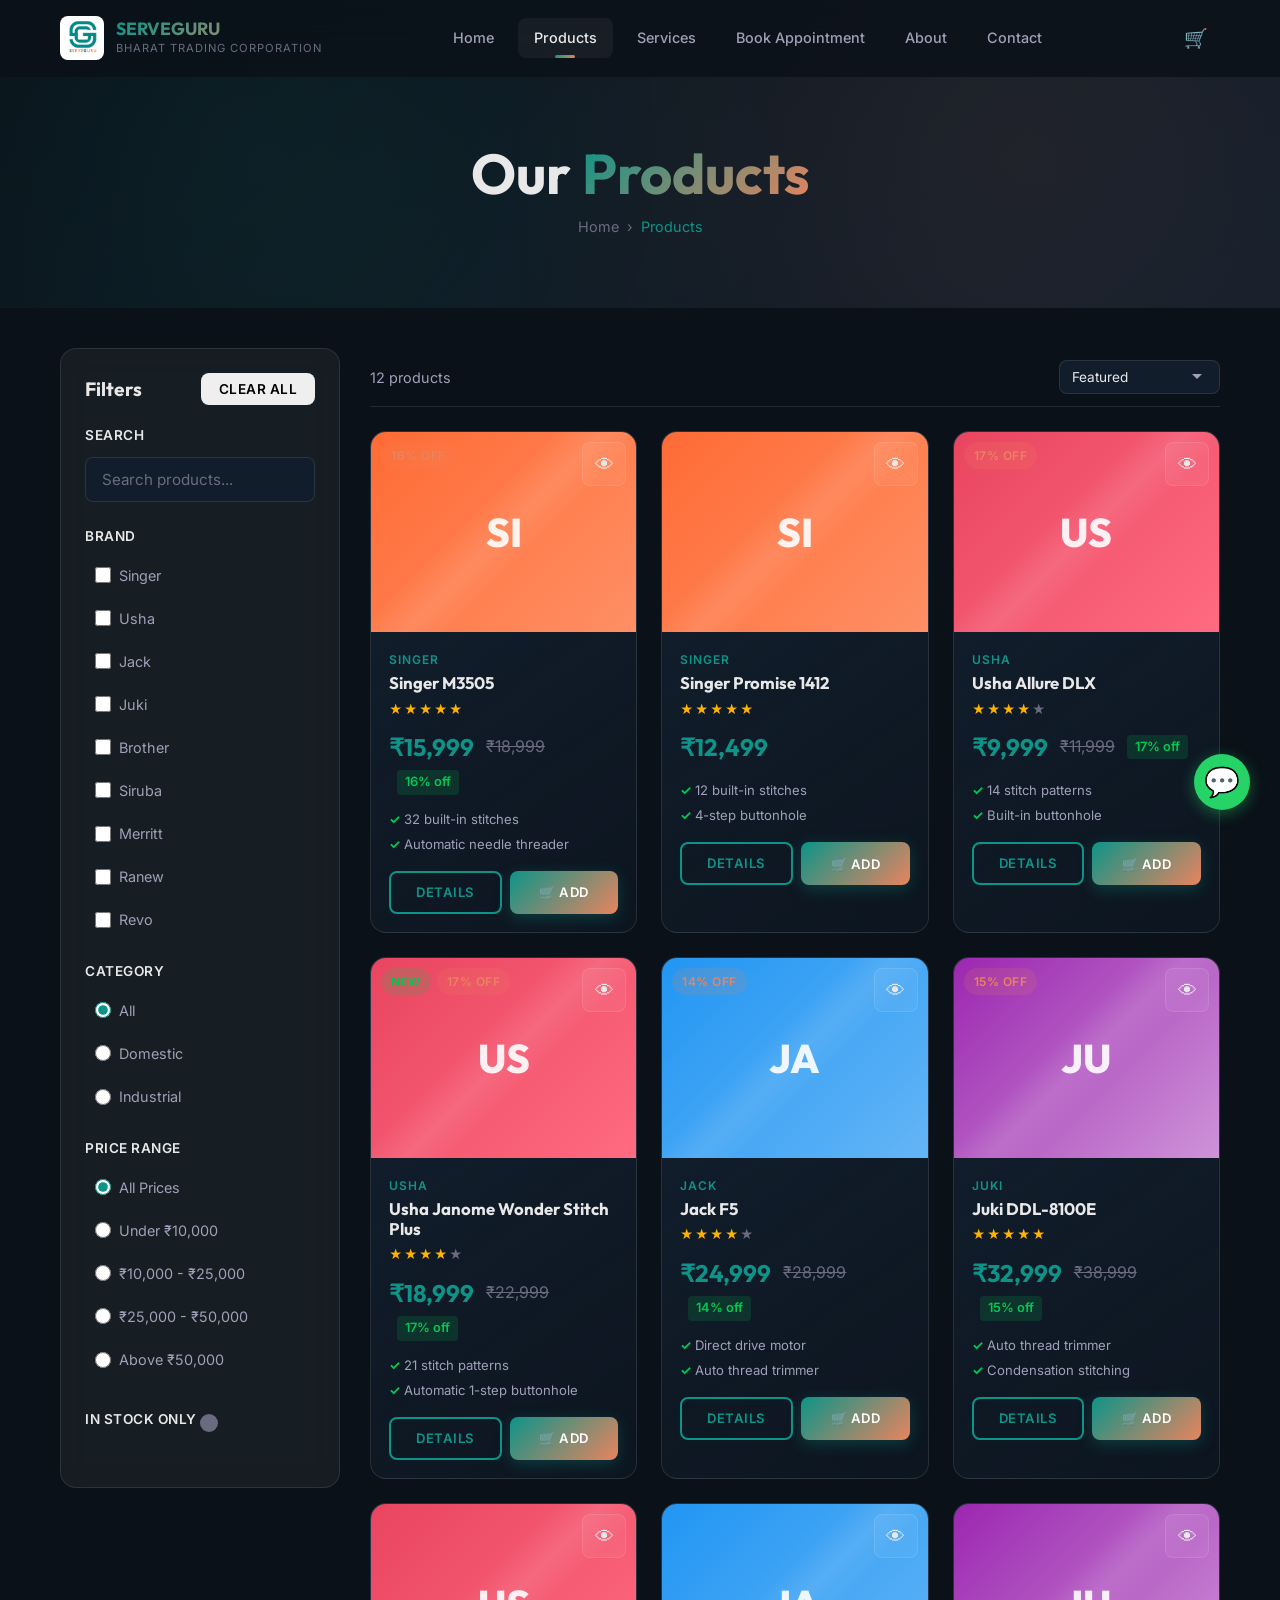
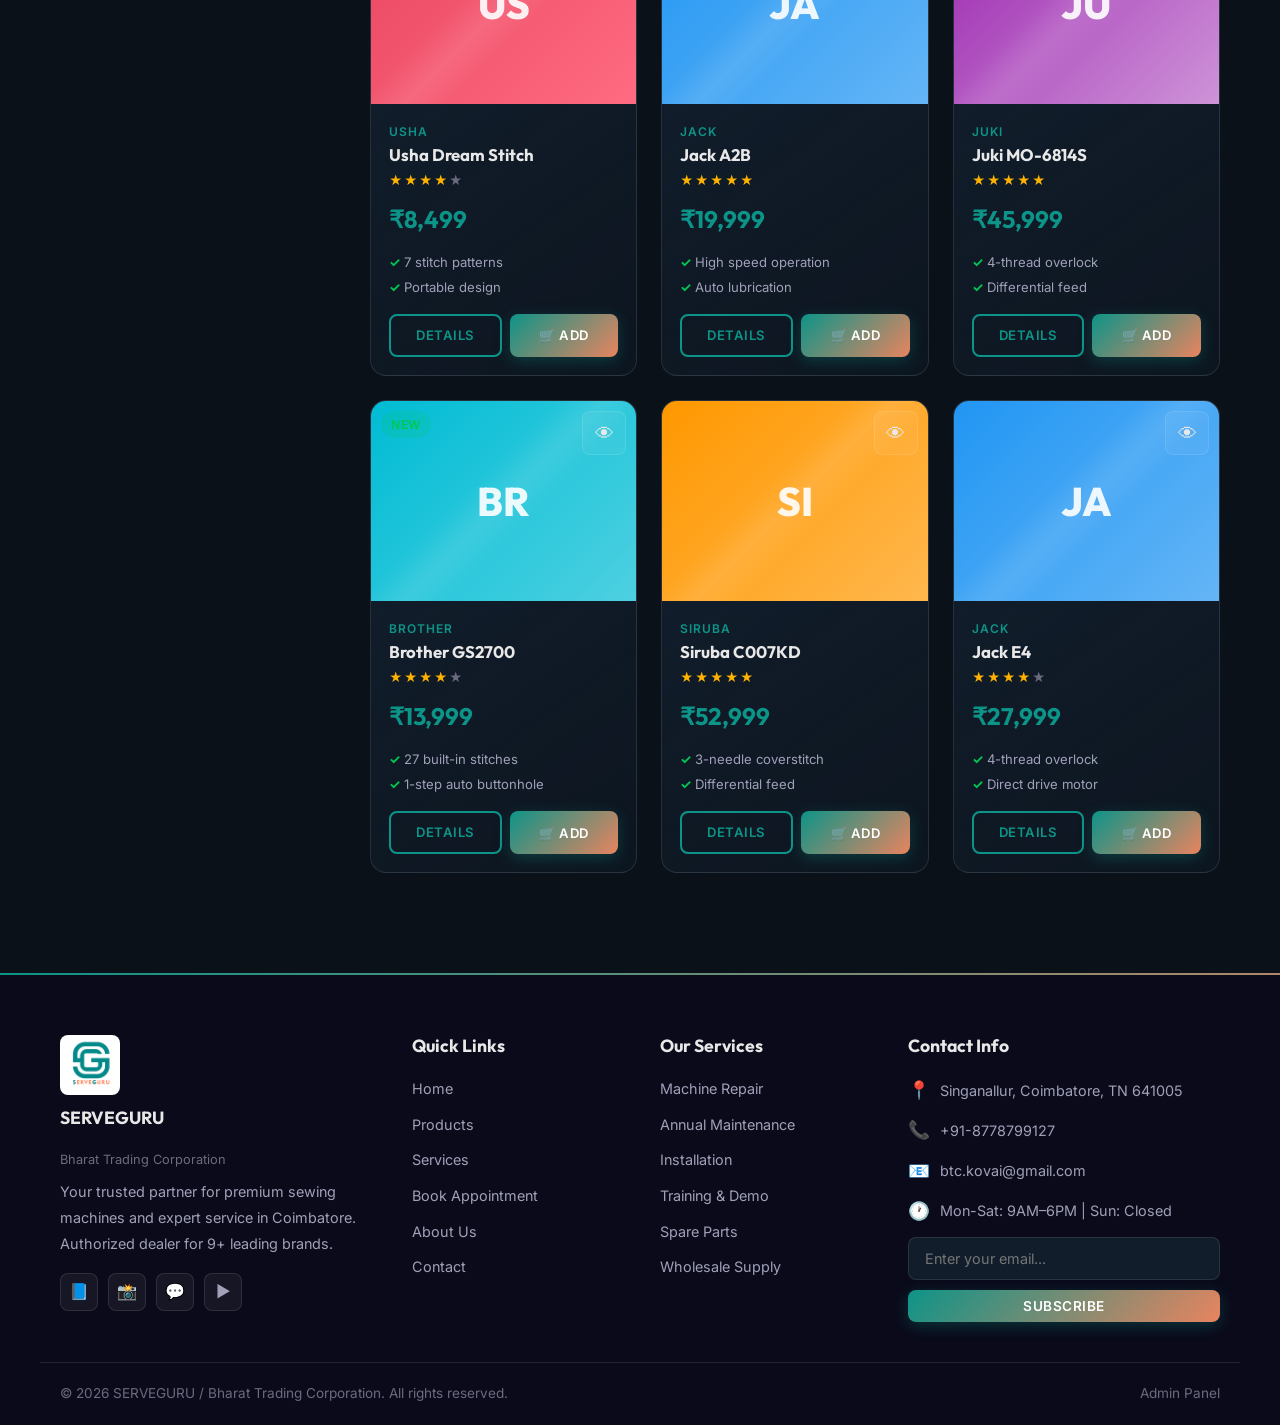
<file: products.html>
<!DOCTYPE html>
<html lang="en">
<head>
    <meta charset="UTF-8">
    <meta name="viewport" content="width=device-width, initial-scale=1.0">
    <title>Products | Bharat Trading Corporation</title>
    <meta name="description" content="Browse premium sewing machines from Singer, Usha, Jack, Juki, Brother and more at best prices in Coimbatore.">
    <link rel="icon" type="image/svg+xml" href="data:image/svg+xml,%3Csvg xmlns='http://www.w3.org/2000/svg' viewBox='0 0 100 100'%3E%3Crect fill='%23FF6B35' rx='15' width='100' height='100'/%3E%3Ctext x='50' y='68' text-anchor='middle' fill='white' font-size='48' font-weight='bold' font-family='sans-serif'%3EBTC%3C/text%3E%3C/svg%3E">
    <link rel="stylesheet" href="css/style.css">
    <link rel="stylesheet" href="css/products.css">
</head>
<body>
    <nav id="main-nav"></nav>

    <section class="page-header">
        <div class="container">
            <h1>Our <span class="gradient-text">Products</span></h1>
            <div class="breadcrumb"><a href="index.html">Home</a><span class="separator">›</span><span class="current">Products</span></div>
        </div>
    </section>

    <section class="section products-section">
        <div class="container">
            <div class="products-layout">
                <!-- Sidebar -->
                <aside class="filter-sidebar glass-card" id="filterSidebar">
                    <div class="filter-header">
                        <h3>Filters</h3>
                        <button class="btn btn-sm" onclick="clearFilters()">Clear All</button>
                    </div>
                    <div class="filter-group">
                        <label>Search</label>
                        <input type="text" class="form-control" id="searchInput" placeholder="Search products..." oninput="applyFilters()">
                    </div>
                    <div class="filter-group">
                        <label>Brand</label>
                        <div class="checkbox-group" id="brandFilters"></div>
                    </div>
                    <div class="filter-group">
                        <label>Category</label>
                        <div class="radio-group">
                            <label class="radio-item"><input type="radio" name="category" value="All" checked onchange="applyFilters()"> All</label>
                            <label class="radio-item"><input type="radio" name="category" value="Domestic" onchange="applyFilters()"> Domestic</label>
                            <label class="radio-item"><input type="radio" name="category" value="Industrial" onchange="applyFilters()"> Industrial</label>
                        </div>
                    </div>
                    <div class="filter-group">
                        <label>Price Range</label>
                        <div class="radio-group">
                            <label class="radio-item"><input type="radio" name="price" value="all" checked onchange="applyFilters()"> All Prices</label>
                            <label class="radio-item"><input type="radio" name="price" value="0-10000" onchange="applyFilters()"> Under ₹10,000</label>
                            <label class="radio-item"><input type="radio" name="price" value="10000-25000" onchange="applyFilters()"> ₹10,000 - ₹25,000</label>
                            <label class="radio-item"><input type="radio" name="price" value="25000-50000" onchange="applyFilters()"> ₹25,000 - ₹50,000</label>
                            <label class="radio-item"><input type="radio" name="price" value="50000-999999" onchange="applyFilters()"> Above ₹50,000</label>
                        </div>
                    </div>
                    <div class="filter-group">
                        <label class="toggle-label">
                            <span>In Stock Only</span>
                            <input type="checkbox" id="stockFilter" onchange="applyFilters()">
                            <span class="toggle-switch"></span>
                        </label>
                    </div>
                </aside>

                <!-- Products Grid -->
                <div class="products-main">
                    <div class="products-toolbar">
                        <span class="result-count" id="resultCount">0 products</span>
                        <div class="toolbar-right">
                            <select class="form-control" id="sortSelect" onchange="applyFilters()" style="width:auto;">
                                <option value="featured">Featured</option>
                                <option value="name-asc">Name A-Z</option>
                                <option value="name-desc">Name Z-A</option>
                                <option value="price-asc">Price: Low to High</option>
                                <option value="price-desc">Price: High to Low</option>
                            </select>
                            <button class="btn-icon" id="mobileFilterBtn" onclick="toggleSidebar()">☰</button>
                        </div>
                    </div>
                    <div class="products-grid" id="productsGrid"></div>
                    <div class="empty-state" id="emptyState" style="display:none;">
                        <div class="empty-icon">🔍</div>
                        <h3>No products found</h3>
                        <p>Try adjusting your filters or search term</p>
                        <button class="btn btn-primary" onclick="clearFilters()">Clear Filters</button>
                    </div>
                </div>
            </div>
        </div>
    </section>

    <!-- Quick View Modal -->
    <div class="modal-overlay" id="quickViewModal">
        <div class="modal" style="max-width:750px;">
            <div class="modal-header">
                <h3 id="qvName"></h3>
                <button class="modal-close" onclick="closeModal('quickViewModal')">×</button>
            </div>
            <div class="modal-body">
                <div class="qv-layout">
                    <div class="qv-image product-img-placeholder" id="qvImage" style="height:250px;border-radius:12px;"></div>
                    <div class="qv-details">
                        <span class="badge badge-primary" id="qvBrand"></span>
                        <div class="qv-price" id="qvPrice"></div>
                        <p id="qvDesc"></p>
                        <div id="qvSpecs"></div>
                        <div style="display:flex;gap:10px;margin-top:16px;">
                            <a class="btn btn-secondary" id="qvDetailLink">View Full Details</a>
                            <button class="btn btn-primary" id="qvCartBtn">Add to Cart</button>
                        </div>
                    </div>
                </div>
            </div>
        </div>
    </div>

    <footer id="main-footer"></footer>
    <script src="js/app.js"></script>
    <script src="js/data-seed.js"></script>
    <script src="js/products.js"></script>
</body>
</html>
</file>
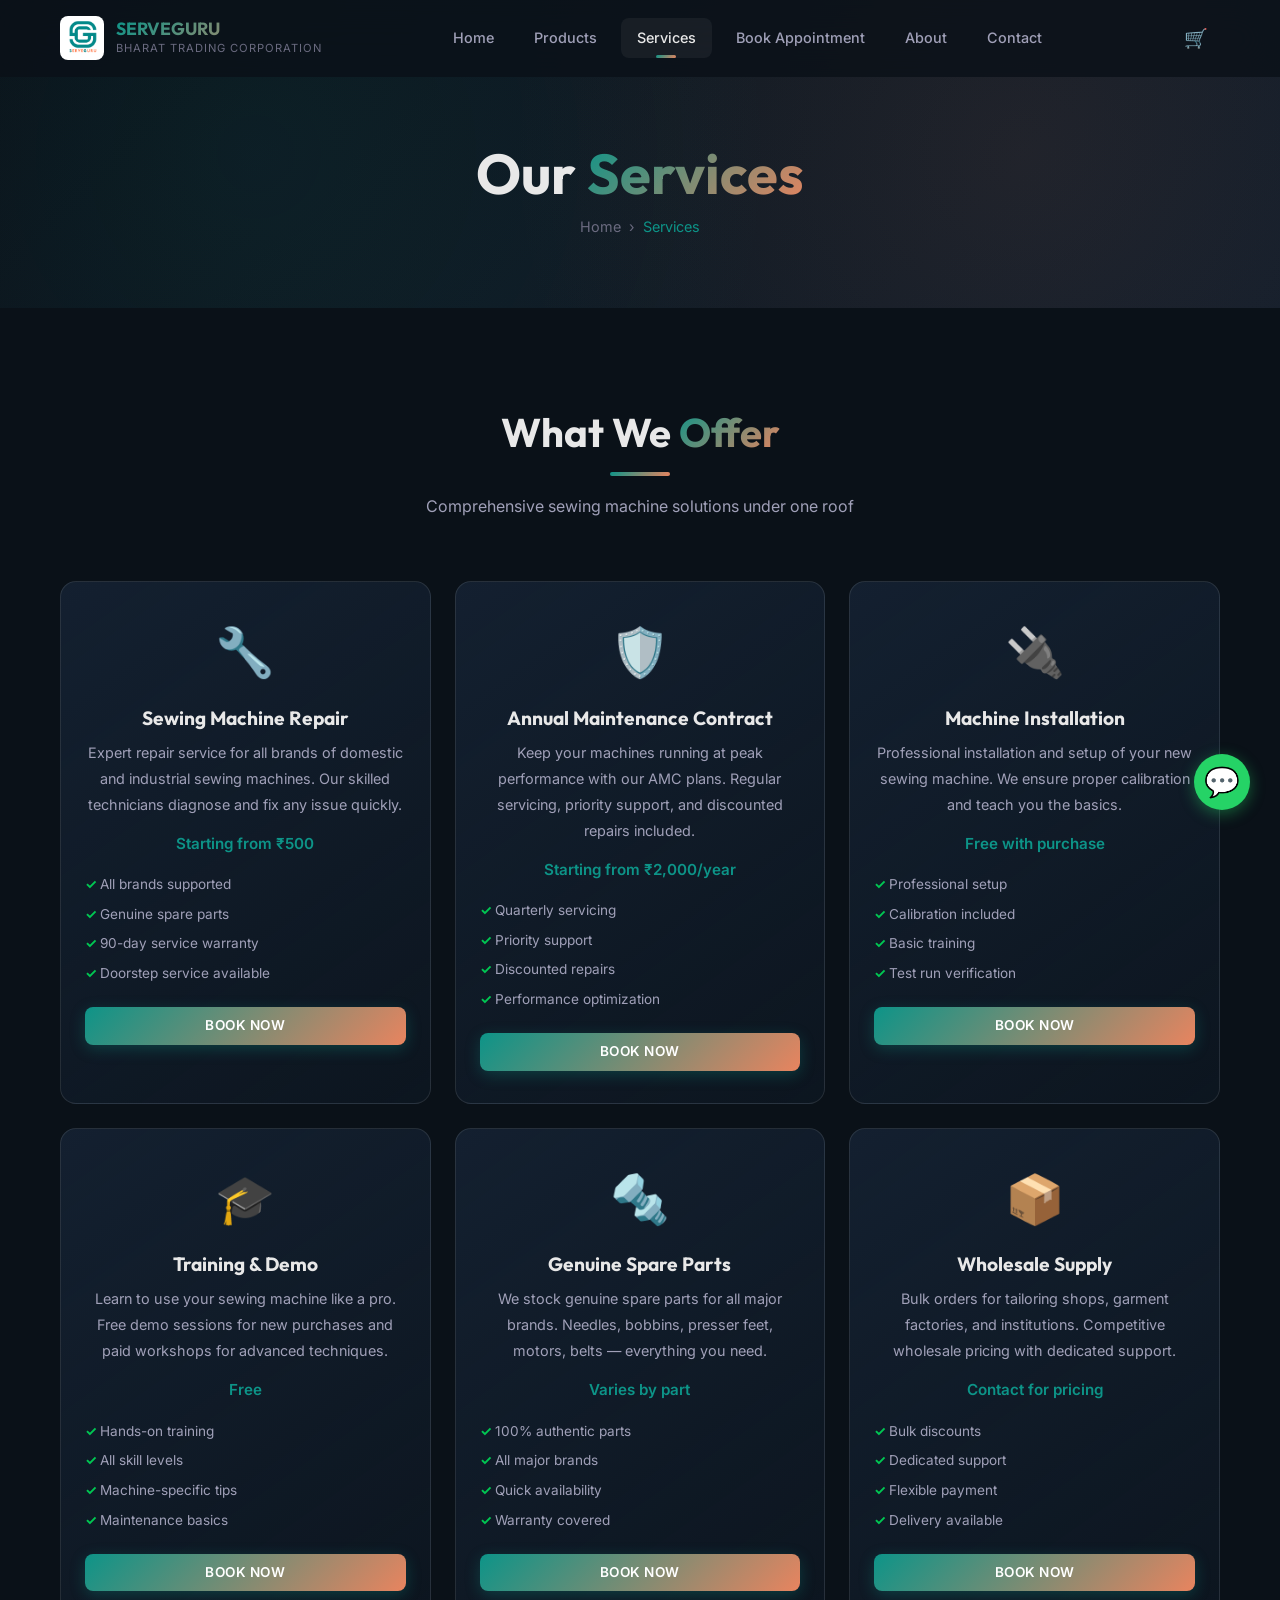
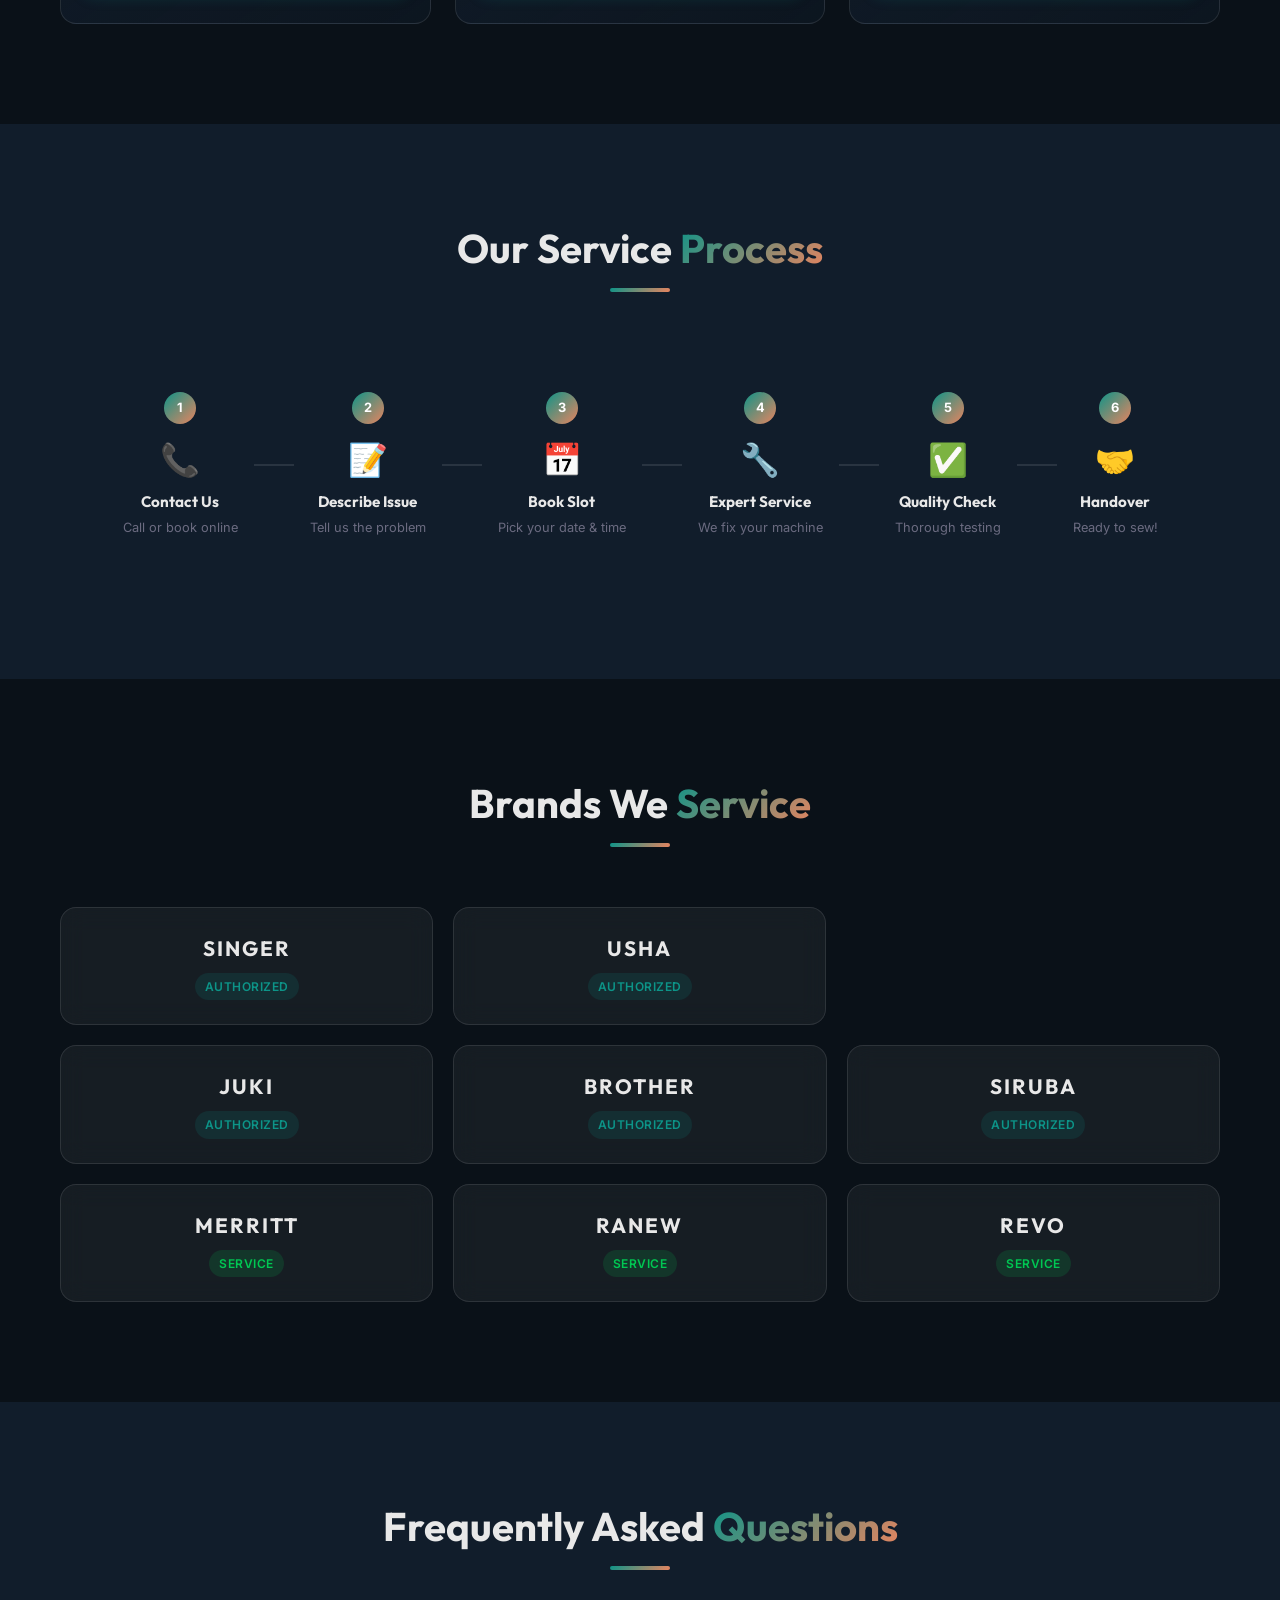
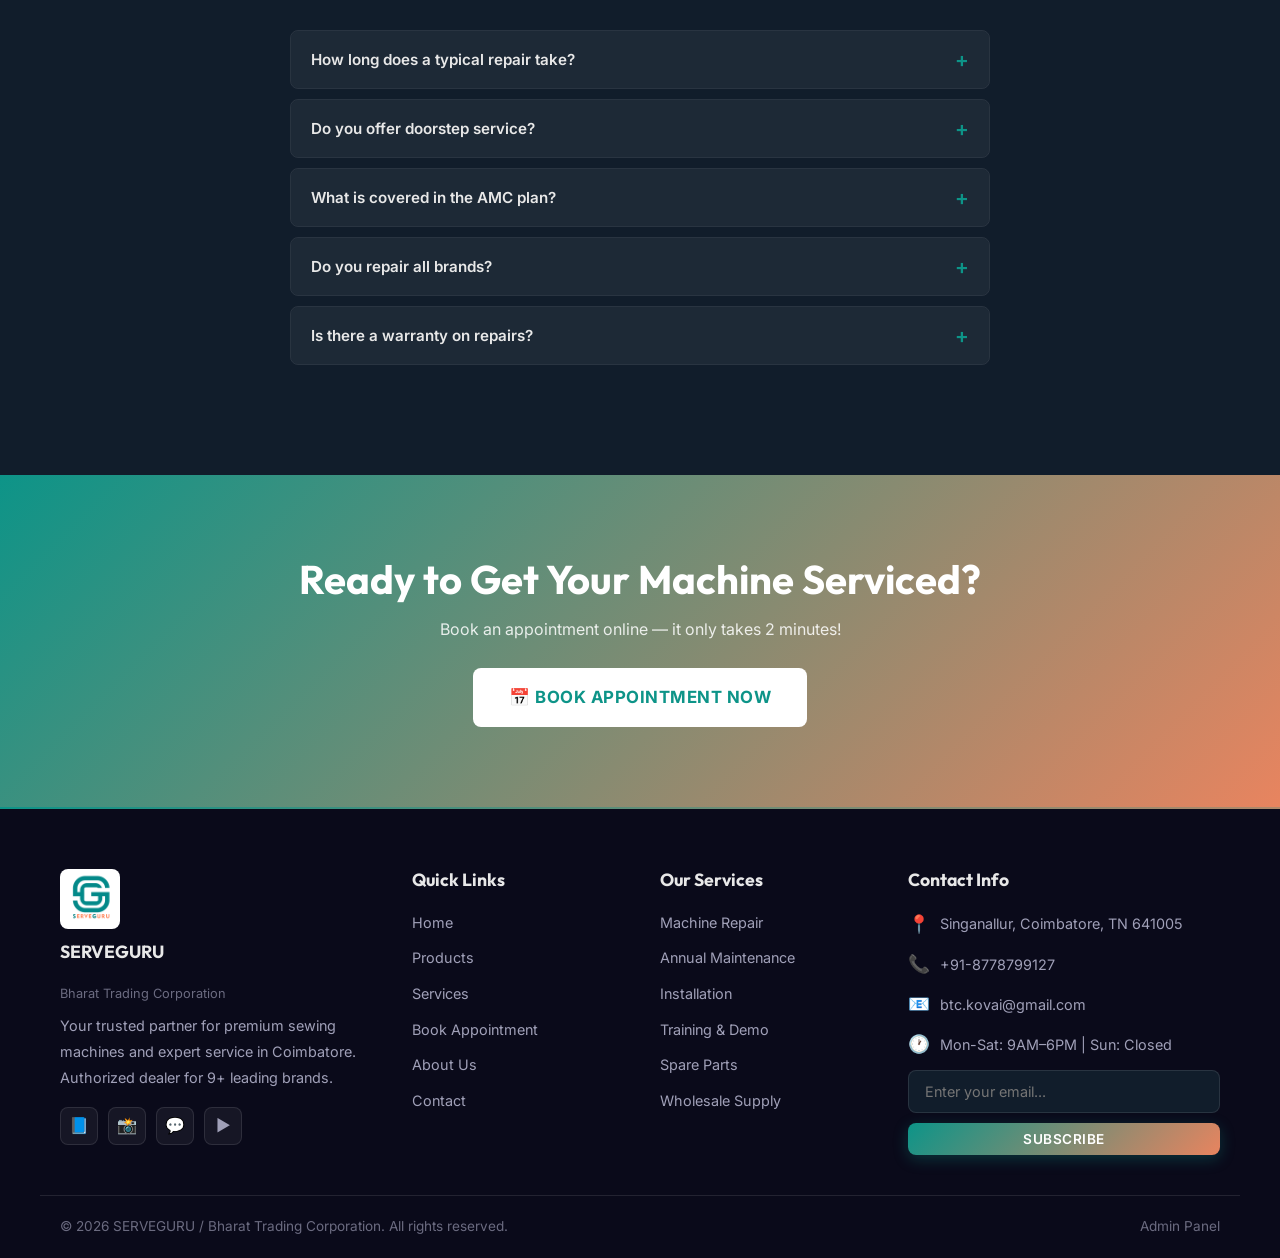
<file: services.html>
<!DOCTYPE html>
<html lang="en">
<head>
    <meta charset="UTF-8">
    <meta name="viewport" content="width=device-width, initial-scale=1.0">
    <title>Services | Bharat Trading Corporation</title>
    <meta name="description" content="Expert sewing machine repair, maintenance, installation, and spare parts. Authorized service center in Coimbatore.">
    <link rel="icon" type="image/svg+xml" href="data:image/svg+xml,%3Csvg xmlns='http://www.w3.org/2000/svg' viewBox='0 0 100 100'%3E%3Crect fill='%23FF6B35' rx='15' width='100' height='100'/%3E%3Ctext x='50' y='68' text-anchor='middle' fill='white' font-size='48' font-weight='bold' font-family='sans-serif'%3EBTC%3C/text%3E%3C/svg%3E">
    <link rel="stylesheet" href="css/style.css">
    <link rel="stylesheet" href="css/services.css">
</head>
<body>
    <nav id="main-nav"></nav>
    <section class="page-header"><div class="container"><h1>Our <span class="gradient-text">Services</span></h1><div class="breadcrumb"><a href="index.html">Home</a><span class="separator">›</span><span class="current">Services</span></div></div></section>

    <section class="section"><div class="container">
        <div class="section-header" data-animate="fade-up"><h2>What We <span class="gradient-text">Offer</span></h2><div class="section-divider"></div><p>Comprehensive sewing machine solutions under one roof</p></div>
        <div class="services-grid" id="servicesGrid"></div>
    </div></section>

    <!-- Process Timeline -->
    <section class="section" style="background:var(--bg-surface)"><div class="container">
        <div class="section-header" data-animate="fade-up"><h2>Our Service <span class="gradient-text">Process</span></h2><div class="section-divider"></div></div>
        <div class="process-timeline">
            <div class="process-step" data-animate="fade-up"><div class="process-number">1</div><div class="process-icon">📞</div><h4>Contact Us</h4><p>Call or book online</p></div>
            <div class="process-line"></div>
            <div class="process-step" data-animate="fade-up"><div class="process-number">2</div><div class="process-icon">📝</div><h4>Describe Issue</h4><p>Tell us the problem</p></div>
            <div class="process-line"></div>
            <div class="process-step" data-animate="fade-up"><div class="process-number">3</div><div class="process-icon">📅</div><h4>Book Slot</h4><p>Pick your date & time</p></div>
            <div class="process-line"></div>
            <div class="process-step" data-animate="fade-up"><div class="process-number">4</div><div class="process-icon">🔧</div><h4>Expert Service</h4><p>We fix your machine</p></div>
            <div class="process-line"></div>
            <div class="process-step" data-animate="fade-up"><div class="process-number">5</div><div class="process-icon">✅</div><h4>Quality Check</h4><p>Thorough testing</p></div>
            <div class="process-line"></div>
            <div class="process-step" data-animate="fade-up"><div class="process-number">6</div><div class="process-icon">🤝</div><h4>Handover</h4><p>Ready to sew!</p></div>
        </div>
    </div></section>

    <!-- Brands We Service -->
    <section class="section"><div class="container">
        <div class="section-header" data-animate="fade-up"><h2>Brands We <span class="gradient-text">Service</span></h2><div class="section-divider"></div></div>
        <div class="brands-grid">
            <div class="brand-card glass-card" data-animate="zoom-in"><div class="brand-name">SINGER</div><span class="badge badge-primary">Authorized</span></div>
            <div class="brand-card glass-card" data-animate="zoom-in"><div class="brand-name">USHA</div><span class="badge badge-primary">Authorized</span></div>
            <div class="brand-card glass-card" data-animate="zoom-in"><div class="brand-name">JACK</div><span class="badge badge-primary">Authorized</span></div>
            <div class="brand-card glass-card" data-animate="zoom-in"><div class="brand-name">JUKI</div><span class="badge badge-primary">Authorized</span></div>
            <div class="brand-card glass-card" data-animate="zoom-in"><div class="brand-name">BROTHER</div><span class="badge badge-primary">Authorized</span></div>
            <div class="brand-card glass-card" data-animate="zoom-in"><div class="brand-name">SIRUBA</div><span class="badge badge-primary">Authorized</span></div>
            <div class="brand-card glass-card" data-animate="zoom-in"><div class="brand-name">MERRITT</div><span class="badge badge-success">Service</span></div>
            <div class="brand-card glass-card" data-animate="zoom-in"><div class="brand-name">RANEW</div><span class="badge badge-success">Service</span></div>
            <div class="brand-card glass-card" data-animate="zoom-in"><div class="brand-name">REVO</div><span class="badge badge-success">Service</span></div>
        </div>
    </div></section>

    <!-- FAQ -->
    <section class="section" style="background:var(--bg-surface)"><div class="container">
        <div class="section-header" data-animate="fade-up"><h2>Frequently Asked <span class="gradient-text">Questions</span></h2><div class="section-divider"></div></div>
        <div class="faq-container" data-animate="fade-up">
            <div class="faq-item"><button class="faq-question" onclick="toggleFaq(this)">How long does a typical repair take?<span class="faq-icon">+</span></button><div class="faq-answer"><p>Most repairs are completed within 1-2 days. Complex issues may take 3-5 working days. We'll give you an estimate before starting.</p></div></div>
            <div class="faq-item"><button class="faq-question" onclick="toggleFaq(this)">Do you offer doorstep service?<span class="faq-icon">+</span></button><div class="faq-answer"><p>Yes! We offer doorstep repair and maintenance services within Coimbatore city limits. Additional charges may apply based on location.</p></div></div>
            <div class="faq-item"><button class="faq-question" onclick="toggleFaq(this)">What is covered in the AMC plan?<span class="faq-icon">+</span></button><div class="faq-answer"><p>Our Annual Maintenance Contract includes quarterly servicing, priority support, discounted repair charges, and free oil & cleaning. Spare parts are charged separately.</p></div></div>
            <div class="faq-item"><button class="faq-question" onclick="toggleFaq(this)">Do you repair all brands?<span class="faq-icon">+</span></button><div class="faq-answer"><p>Yes, we service all major brands including Singer, Usha, Jack, Juki, Brother, Siruba, and many more. Both domestic and industrial machines.</p></div></div>
            <div class="faq-item"><button class="faq-question" onclick="toggleFaq(this)">Is there a warranty on repairs?<span class="faq-icon">+</span></button><div class="faq-answer"><p>Yes! All our repairs come with a 90-day warranty covering the same issue. Spare parts carry their own manufacturer warranty.</p></div></div>
        </div>
    </div></section>

    <!-- CTA -->
    <section class="cta-banner" style="background:var(--gradient-primary);padding:80px 0;text-align:center;position:relative;overflow:hidden;">
        <div class="container" style="position:relative;z-index:1"><h2 style="color:#fff;margin-bottom:12px">Ready to Get Your Machine Serviced?</h2><p style="color:rgba(255,255,255,0.85);margin-bottom:24px">Book an appointment online — it only takes 2 minutes!</p><a href="book-appointment.html" class="btn btn-lg" style="background:#fff;color:var(--primary);font-weight:700">📅 Book Appointment Now</a></div>
    </section>

    <footer id="main-footer"></footer>
    <script src="js/app.js"></script>
    <script src="js/data-seed.js"></script>
    <script src="js/services.js"></script>
</body>
</html>
</file>
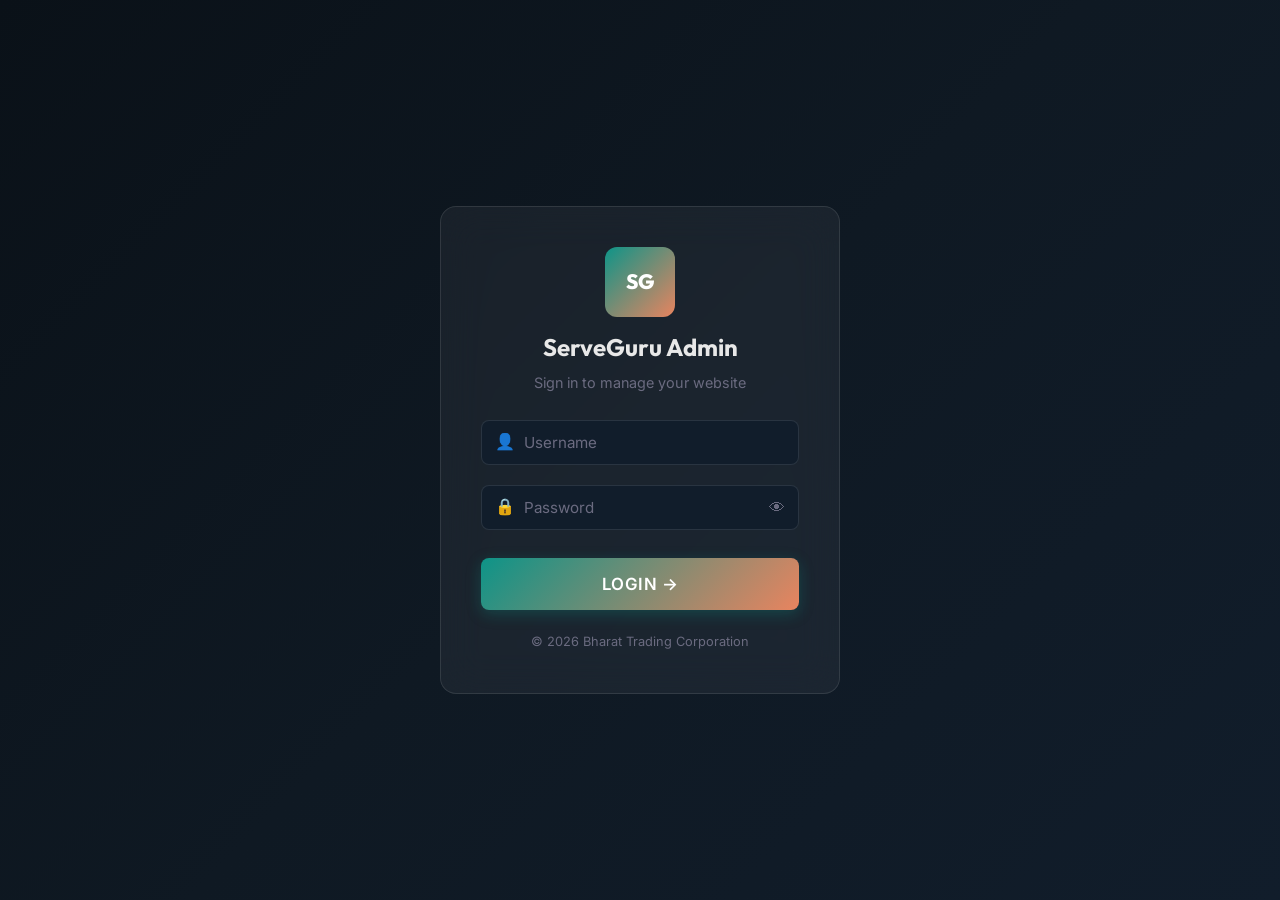
<file: admin/admin-appointments.html>
<!DOCTYPE html>
<html lang="en">
<head>
    <meta charset="UTF-8">
    <meta name="viewport" content="width=device-width, initial-scale=1.0">
    <title>Appointments | BTC Admin</title>
    <link href="https://fonts.googleapis.com/css2?family=Inter:wght@300;400;500;600;700&family=Outfit:wght@400;500;600;700;800&display=swap" rel="stylesheet">
    <link rel="stylesheet" href="../css/style.css">
    <link rel="stylesheet" href="../css/admin.css">
</head>
<body class="admin-page">
    <aside id="admin-sidebar"></aside>
    <main class="admin-main">
        <header id="admin-header"></header>
        <div class="admin-content">
            <div style="display:flex;justify-content:space-between;align-items:center;margin-bottom:24px;flex-wrap:wrap;gap:12px">
                <h2 style="font-size:1.3rem">Appointments</h2>
                <div style="display:flex;gap:12px;align-items:center;flex-wrap:wrap">
                    <select class="form-control" id="statusFilter" onchange="filterAppointments()" style="width:auto;padding:8px 30px 8px 12px">
                        <option value="all">All Status</option>
                        <option value="Confirmed">Confirmed</option>
                        <option value="Completed">Completed</option>
                        <option value="Cancelled">Cancelled</option>
                    </select>
                    <input type="date" class="form-control" id="dateFilter" onchange="filterAppointments()" style="width:auto">
                </div>
            </div>
            <div class="admin-table-wrapper">
                <table class="admin-table"><thead><tr><th>ID</th><th>Customer</th><th>Phone</th><th>Date</th><th>Time</th><th>Service</th><th>Status</th><th>Actions</th></tr></thead><tbody id="appointmentsBody"></tbody></table>
            </div>
        </div>
    </main>
    <!-- Details Modal -->
    <div class="modal-overlay" id="aptDetailModal">
        <div class="modal"><div class="modal-header"><h3>Appointment Details</h3><button class="modal-close" onclick="closeAdminModal('aptDetailModal')">×</button></div><div class="modal-body" id="aptDetailContent"></div></div>
    </div>
    <script src="../js/app.js"></script>
    <script src="../js/data-seed.js"></script>
    <script src="../js/admin.js"></script>
    <script src="../js/admin-appointments.js"></script>
</body>
</html>
</file>
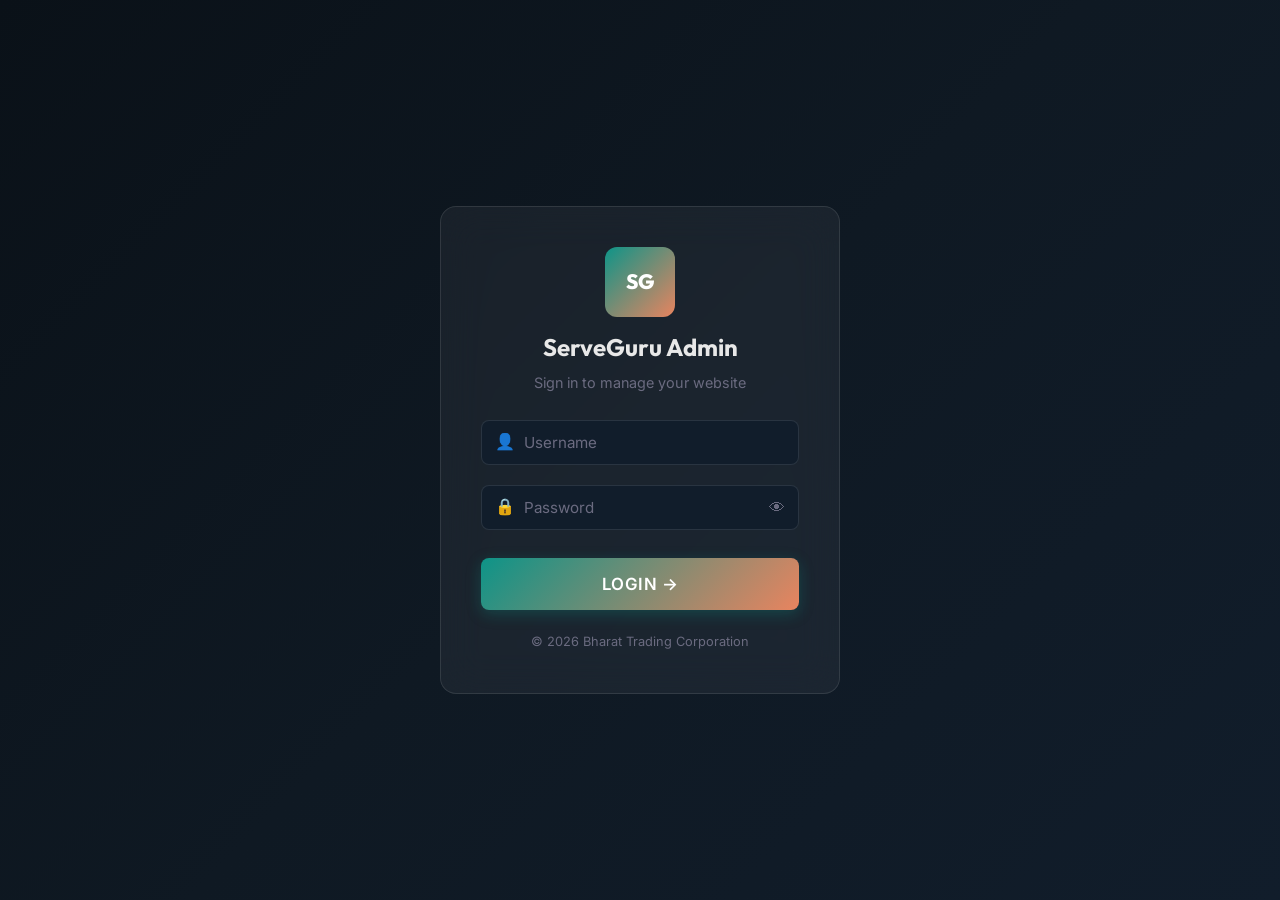
<file: admin/admin-login.html>
<!DOCTYPE html>
<html lang="en">
<head>
    <meta charset="UTF-8">
    <meta name="viewport" content="width=device-width, initial-scale=1.0">
    <title>Admin Login | ServeGuru</title>
    <link href="https://fonts.googleapis.com/css2?family=Inter:wght@300;400;500;600;700&family=Outfit:wght@400;500;600;700;800&display=swap" rel="stylesheet">
    <link rel="stylesheet" href="../css/style.css">
    <link rel="stylesheet" href="../css/admin.css">
</head>
<body class="admin-login-page">
    <div class="login-card">
        <div class="login-logo">SG</div>
        <h2>ServeGuru Admin</h2>
        <p class="login-subtitle">Sign in to manage your website</p>
        <div class="login-error" id="loginError">Invalid username or password</div>
        <form onsubmit="handleLogin(event)">
            <div class="form-group">
                <div class="input-icon-wrapper">
                    <span class="input-icon">👤</span>
                    <input type="text" class="form-control" id="loginUser" placeholder="Username" required>
                </div>
            </div>
            <div class="form-group">
                <div class="input-icon-wrapper">
                    <span class="input-icon">🔒</span>
                    <input type="password" class="form-control" id="loginPass" placeholder="Password" required>
                    <button type="button" class="toggle-password" onclick="togglePass()">👁</button>
                </div>
            </div>
            <button type="submit" class="btn btn-primary btn-block btn-lg" style="margin-top:8px">Login →</button>
        </form>
        <p style="margin-top:20px;font-size:0.8rem;color:var(--text-muted)">© 2026 Bharat Trading Corporation</p>
    </div>

    <script>
    // Check if already logged in
    (function() {
        const session = JSON.parse(localStorage.getItem('btc_admin_session') || 'null');
        if (session && session.loggedIn) window.location.href = 'index.html';
    })();

    function handleLogin(e) {
        e.preventDefault();
        const user = document.getElementById('loginUser').value.trim();
        const pass = document.getElementById('loginPass').value;
        if (user === 'admin' && pass === 'admin123') {
            localStorage.setItem('btc_admin_session', JSON.stringify({ loggedIn: true, loginTime: Date.now() }));
            window.location.href = 'index.html';
        } else {
            const err = document.getElementById('loginError');
            err.classList.add('show');
            setTimeout(() => err.classList.remove('show'), 3000);
        }
    }

    function togglePass() {
        const inp = document.getElementById('loginPass');
        inp.type = inp.type === 'password' ? 'text' : 'password';
    }
    </script>
</body>
</html>
</file>
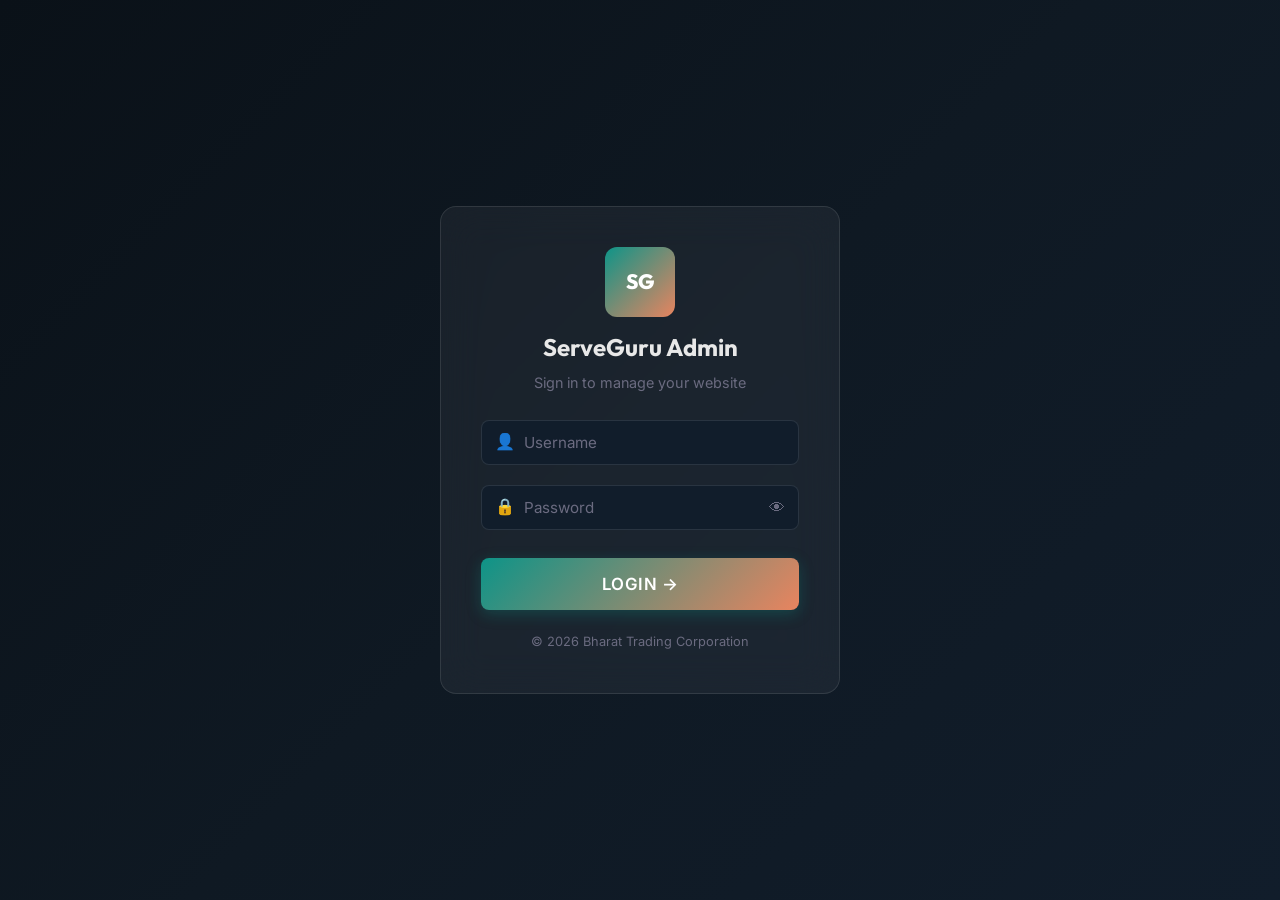
<file: admin/admin-pages.html>
<!DOCTYPE html>
<html lang="en">
<head>
    <meta charset="UTF-8">
    <meta name="viewport" content="width=device-width, initial-scale=1.0">
    <title>Page Content | BTC Admin</title>
    <link href="https://fonts.googleapis.com/css2?family=Inter:wght@300;400;500;600;700&family=Outfit:wght@400;500;600;700;800&display=swap" rel="stylesheet">
    <link rel="stylesheet" href="../css/style.css">
    <link rel="stylesheet" href="../css/admin.css">
</head>
<body class="admin-page">
    <aside id="admin-sidebar"></aside>
    <main class="admin-main">
        <header id="admin-header"></header>
        <div class="admin-content">
            <!-- Tabs -->
            <div class="admin-tabs">
                <button class="admin-tab active" onclick="switchPageTab('hero', this)">🏠 Hero Section</button>
                <button class="admin-tab" onclick="switchPageTab('about', this)">📖 About</button>
                <button class="admin-tab" onclick="switchPageTab('stats', this)">📊 Stats</button>
                <button class="admin-tab" onclick="switchPageTab('testimonials', this)">⭐ Testimonials</button>
            </div>

            <!-- Hero Tab -->
            <div class="page-tab active" id="tab-hero">
                <div class="admin-table-wrapper" style="padding:24px">
                    <h3 style="margin-bottom:20px">Hero Section Content</h3>
                    <div class="form-group"><label>Title</label><input class="form-control" id="heroTitle"></div>
                    <div class="form-group"><label>Subtitle</label><input class="form-control" id="heroSubtitle"></div>
                    <div class="form-group"><label>Description</label><textarea class="form-control" id="heroDesc" rows="3"></textarea></div>
                    <div style="display:grid;grid-template-columns:1fr 1fr;gap:16px">
                        <div class="form-group"><label>Primary CTA Text</label><input class="form-control" id="heroCta1"></div>
                        <div class="form-group"><label>Secondary CTA Text</label><input class="form-control" id="heroCta2"></div>
                    </div>
                </div>
            </div>

            <!-- About Tab -->
            <div class="page-tab" id="tab-about">
                <div class="admin-table-wrapper" style="padding:24px">
                    <h3 style="margin-bottom:20px">About Page Content</h3>
                    <div class="form-group"><label>Company Story</label><textarea class="form-control" id="aboutStory" rows="5"></textarea></div>
                    <div class="form-group"><label>Mission Statement</label><textarea class="form-control" id="aboutMission" rows="3"></textarea></div>
                    <div class="form-group"><label>Vision Statement</label><textarea class="form-control" id="aboutVision" rows="3"></textarea></div>
                </div>
            </div>

            <!-- Stats Tab -->
            <div class="page-tab" id="tab-stats">
                <div class="admin-table-wrapper" style="padding:24px">
                    <h3 style="margin-bottom:20px">Statistics Counters</h3>
                    <div style="display:grid;grid-template-columns:repeat(2,1fr);gap:16px">
                        <div class="form-group"><label>Years in Business</label><input type="number" class="form-control" id="statYears"></div>
                        <div class="form-group"><label>Happy Customers</label><input type="number" class="form-control" id="statCustomers"></div>
                        <div class="form-group"><label>Brands</label><input type="number" class="form-control" id="statBrands"></div>
                        <div class="form-group"><label>Services Completed</label><input type="number" class="form-control" id="statServices"></div>
                    </div>
                </div>
            </div>

            <!-- Testimonials Tab -->
            <div class="page-tab" id="tab-testimonials">
                <div class="admin-table-wrapper" style="padding:24px">
                    <div style="display:flex;justify-content:space-between;align-items:center;margin-bottom:20px">
                        <h3>Testimonials</h3>
                        <button class="btn btn-primary btn-sm" onclick="addTestimonial()">+ Add Testimonial</button>
                    </div>
                    <div id="testimonialsList"></div>
                </div>
            </div>

            <!-- Save Button -->
            <div style="display:flex;gap:12px;margin-top:24px">
                <button class="btn btn-primary btn-lg" onclick="savePageContent()">💾 Save All Changes</button>
                <a href="../index.html" target="_blank" class="btn btn-secondary btn-lg">👁 Preview Website</a>
                <button class="btn btn-sm" style="margin-left:auto;background:var(--danger);color:#fff" onclick="resetPageContent()">Reset to Defaults</button>
            </div>
        </div>
    </main>
    <script src="../js/app.js"></script>
    <script src="../js/data-seed.js"></script>
    <script src="../js/admin.js"></script>
    <script src="../js/admin-pages.js"></script>
</body>
</html>
</file>
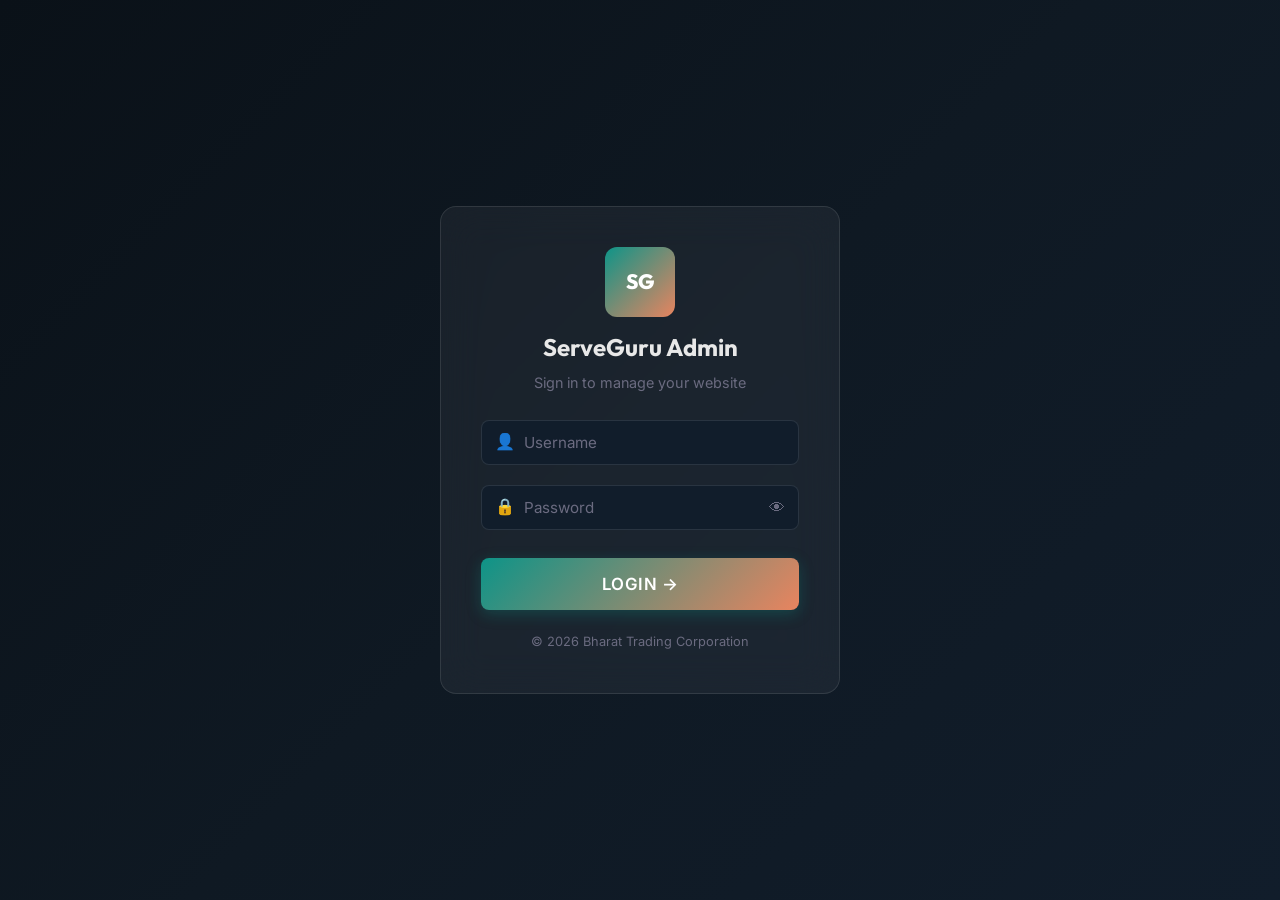
<file: admin/admin-products.html>
<!DOCTYPE html>
<html lang="en">
<head>
    <meta charset="UTF-8">
    <meta name="viewport" content="width=device-width, initial-scale=1.0">
    <title>Products | BTC Admin</title>
    <link href="https://fonts.googleapis.com/css2?family=Inter:wght@300;400;500;600;700&family=Outfit:wght@400;500;600;700;800&display=swap" rel="stylesheet">
    <link rel="stylesheet" href="../css/style.css">
    <link rel="stylesheet" href="../css/admin.css">
</head>
<body class="admin-page">
    <aside id="admin-sidebar"></aside>
    <main class="admin-main">
        <header id="admin-header"></header>
        <div class="admin-content">
            <div style="display:flex;justify-content:space-between;align-items:center;margin-bottom:24px">
                <div class="admin-search"><input type="text" class="form-control" id="prodSearch" placeholder="Search products..." oninput="filterAdminProducts()"></div>
                <button class="btn btn-primary" onclick="openProductModal()">+ Add Product</button>
            </div>
            <div class="admin-table-wrapper">
                <table class="admin-table"><thead><tr><th>Name</th><th>Brand</th><th>Category</th><th>Price</th><th>Stock</th><th>Featured</th><th>Actions</th></tr></thead><tbody id="productsTableBody"></tbody></table>
            </div>
        </div>
    </main>

    <!-- Add/Edit Modal -->
    <div class="modal-overlay" id="productModal">
        <div class="modal" style="max-width:650px">
            <div class="modal-header"><h3 id="prodModalTitle">Add Product</h3><button class="modal-close" onclick="closeAdminModal('productModal')">×</button></div>
            <div class="modal-body">
                <input type="hidden" id="prodEditId">
                <div style="display:grid;grid-template-columns:1fr 1fr;gap:16px">
                    <div class="form-group"><label>Name *</label><input class="form-control" id="prodName"></div>
                    <div class="form-group"><label>Brand *</label><select class="form-control" id="prodBrand"><option value="">Select</option><option>Singer</option><option>Usha</option><option>Jack</option><option>Juki</option><option>Brother</option><option>Siruba</option><option>Merritt</option><option>Ranew</option><option>Revo</option></select></div>
                </div>
                <div style="display:grid;grid-template-columns:1fr 1fr 1fr;gap:16px">
                    <div class="form-group"><label>Category</label><select class="form-control" id="prodCategory"><option>Domestic</option><option>Industrial</option></select></div>
                    <div class="form-group"><label>Price *</label><input type="number" class="form-control" id="prodPrice"></div>
                    <div class="form-group"><label>Original Price</label><input type="number" class="form-control" id="prodOrigPrice"></div>
                </div>
                <div class="form-group"><label>Description</label><textarea class="form-control" id="prodDesc" rows="3"></textarea></div>
                <div class="form-group"><label>Features (comma-separated)</label><input class="form-control" id="prodFeatures" placeholder="Feature 1, Feature 2, Feature 3"></div>
                <div style="display:flex;gap:20px;margin-top:8px">
                    <label style="display:flex;align-items:center;gap:8px;cursor:pointer;font-size:0.9rem"><input type="checkbox" id="prodFeatured" style="accent-color:var(--primary)"> Featured</label>
                    <label style="display:flex;align-items:center;gap:8px;cursor:pointer;font-size:0.9rem"><input type="checkbox" id="prodInStock" checked style="accent-color:var(--success)"> In Stock</label>
                    <label style="display:flex;align-items:center;gap:8px;cursor:pointer;font-size:0.9rem"><input type="checkbox" id="prodIsNew" style="accent-color:var(--warning)"> New</label>
                </div>
            </div>
            <div class="modal-footer"><button class="btn btn-secondary" onclick="closeAdminModal('productModal')">Cancel</button><button class="btn btn-primary" onclick="saveProduct()">Save Product</button></div>
        </div>
    </div>

    <script src="../js/app.js"></script>
    <script src="../js/data-seed.js"></script>
    <script src="../js/admin.js"></script>
    <script src="../js/admin-products.js"></script>
</body>
</html>
</file>
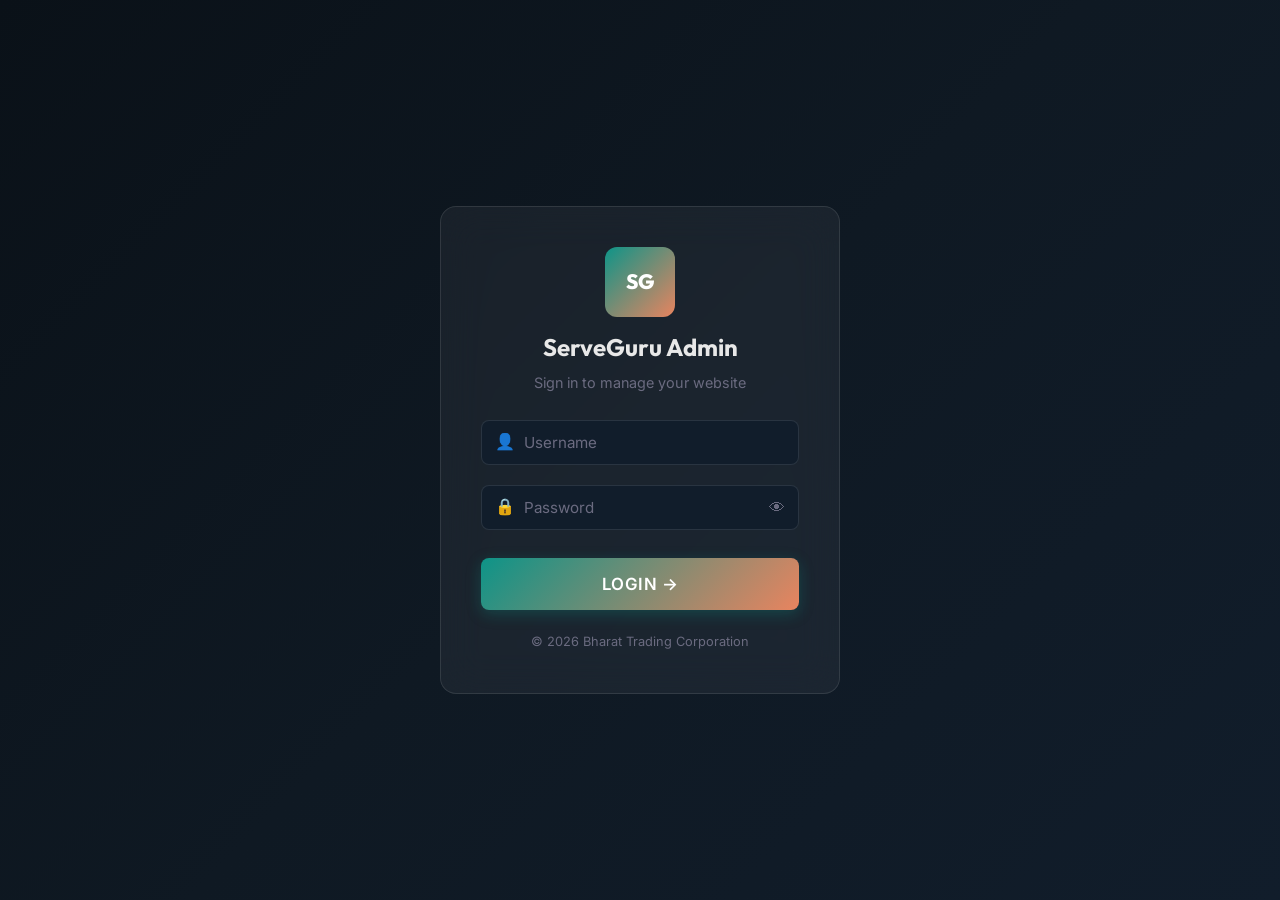
<file: admin/admin-services.html>
<!DOCTYPE html>
<html lang="en">
<head>
    <meta charset="UTF-8">
    <meta name="viewport" content="width=device-width, initial-scale=1.0">
    <title>Services | BTC Admin</title>
    <link href="https://fonts.googleapis.com/css2?family=Inter:wght@300;400;500;600;700&family=Outfit:wght@400;500;600;700;800&display=swap" rel="stylesheet">
    <link rel="stylesheet" href="../css/style.css">
    <link rel="stylesheet" href="../css/admin.css">
</head>
<body class="admin-page">
    <aside id="admin-sidebar"></aside>
    <main class="admin-main">
        <header id="admin-header"></header>
        <div class="admin-content">
            <div style="display:flex;justify-content:space-between;align-items:center;margin-bottom:24px">
                <h2 style="font-size:1.3rem">Manage Services</h2>
                <button class="btn btn-primary" onclick="openServiceModal()">+ Add Service</button>
            </div>
            <div class="admin-table-wrapper">
                <table class="admin-table"><thead><tr><th>Icon</th><th>Name</th><th>Price</th><th>Actions</th></tr></thead><tbody id="servicesTableBody"></tbody></table>
            </div>
        </div>
    </main>
    <div class="modal-overlay" id="serviceModal">
        <div class="modal" style="max-width:550px">
            <div class="modal-header"><h3 id="svcModalTitle">Add Service</h3><button class="modal-close" onclick="closeAdminModal('serviceModal')">×</button></div>
            <div class="modal-body">
                <input type="hidden" id="svcEditId">
                <div style="display:grid;grid-template-columns:80px 1fr;gap:16px">
                    <div class="form-group"><label>Icon</label><input class="form-control" id="svcIcon" placeholder="🔧" style="font-size:1.5rem;text-align:center"></div>
                    <div class="form-group"><label>Name *</label><input class="form-control" id="svcName"></div>
                </div>
                <div class="form-group"><label>Description</label><textarea class="form-control" id="svcDesc" rows="3"></textarea></div>
                <div class="form-group"><label>Price</label><input class="form-control" id="svcPrice" placeholder="e.g., Starting from ₹500"></div>
                <div class="form-group"><label>Features (comma-separated)</label><input class="form-control" id="svcFeatures" placeholder="Feature 1, Feature 2"></div>
            </div>
            <div class="modal-footer"><button class="btn btn-secondary" onclick="closeAdminModal('serviceModal')">Cancel</button><button class="btn btn-primary" onclick="saveService()">Save</button></div>
        </div>
    </div>
    <script src="../js/app.js"></script>
    <script src="../js/data-seed.js"></script>
    <script src="../js/admin.js"></script>
    <script src="../js/admin-services.js"></script>
</body>
</html>
</file>
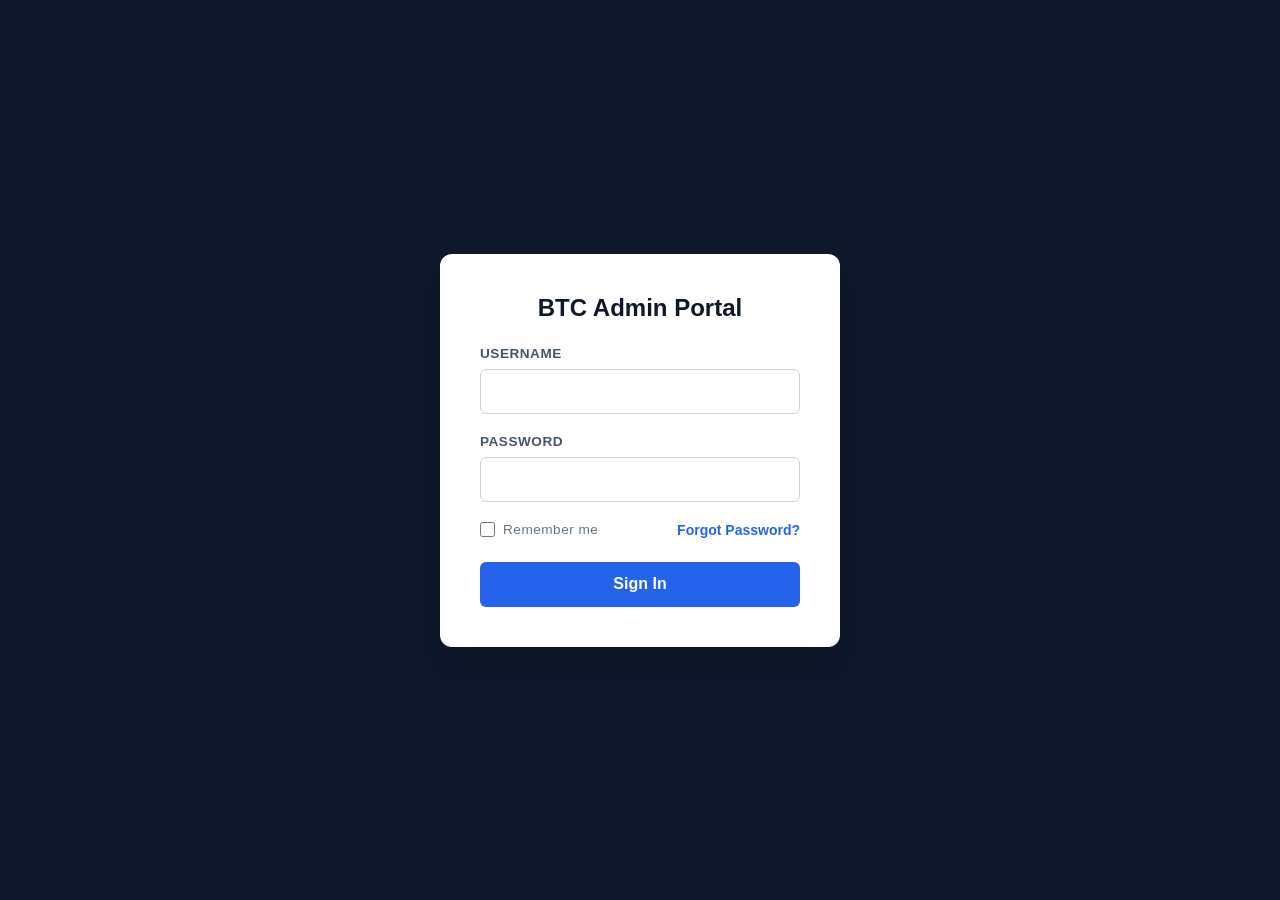
<file: admin/login.html>
<!DOCTYPE html>
<html lang="en">
<head>
    <meta charset="UTF-8">
    <meta name="viewport" content="width=device-width, initial-scale=1.0">
    <title>Admin Dashboard Security Gateway</title>
    <style>
        /* Force clear reset to block browser autofill distortions */
        * {
            margin: 0;
            padding: 0;
            box-sizing: border-box;
            font-family: 'Segoe UI', Tahoma, Geneva, Verdana, sans-serif;
        }
        body {
            display: flex;
            align-items: center;
            justify-content: center;
            min-height: 100vh;
            background: #0f172a;
            color: #334155;
        }
        .login-card {
            background: #ffffff;
            padding: 2.5rem;
            border-radius: 12px;
            width: 100%;
            max-width: 400px;
            box-shadow: 0 20px 25px -5px rgb(0 0 0 / 0.1);
            text-align: left;
        }
        h2 {
            margin-bottom: 1.5rem;
            text-align: center;
            color: #0f172a;
            font-weight: 800;
        }
        .form-group {
            margin-bottom: 1.25rem;
        }
        label {
            display: block;
            font-size: 0.85rem;
            font-weight: 600;
            color: #475569;
            margin-bottom: 0.5rem;
            text-transform: uppercase;
            letter-spacing: 0.5px;
        }
        .form-control {
            width: 100%;
            height: 45px;
            padding: 0 1rem !important;
            border: 1px solid #cbd5e1;
            border-radius: 6px;
            font-size: 1rem;
            background-color: #ffffff !important;
            color: #0f172a !important;
            outline: none;
        }
        .form-control:focus {
            border-color: #2563eb;
            box-shadow: 0 0 0 3px rgba(37, 99, 235, 0.15);
        }
        .options-row {
            display: flex;
            justify-content: space-between;
            align-items: center;
            margin-bottom: 1.5rem;
            font-size: 0.875rem;
        }
        .forgot-link {
            color: #2563eb;
            text-decoration: none;
            font-weight: 600;
            cursor: pointer;
        }
        .forgot-link:hover {
            text-decoration: underline;
        }
        .btn-primary {
            width: 100%;
            height: 45px;
            border: none;
            background: #2563eb;
            color: #ffffff;
            font-size: 1rem;
            font-weight: 700;
            cursor: pointer;
            border-radius: 6px;
            transition: background 0.2s;
        }
        .btn-primary:hover {
            background: #1d4ed8;
        }
    </style>
</head>
<body>

    <div class="login-card">
        <h2>BTC Admin Portal</h2>
        <form id="login-form">
            <div class="form-group">
                <label>Username</label>
                <input type="text" id="adm-user" class="form-control" autocomplete="off" required>
            </div>
            <div class="form-group">
                <label>Password</label>
                <input type="password" id="adm-pass" class="form-control" autocomplete="off" required>
            </div>
            
            <div class="options-row">
                <label style="display: flex; align-items: center; transform: none; text-transform: none; font-weight: normal; color: #64748b; margin: 0; cursor: pointer;">
                    <input type="checkbox" style="margin-right: 0.5rem; width: 15px; height: 15px;"> Remember me
                </label>
                <span class="forgot-link" onclick="triggerForgotPassword()">Forgot Password?</span>
            </div>

            <button type="submit" class="btn btn-primary">Sign In</button>
        </form>
    </div>

    <script>
        // Form submit credential verification logic
        document.getElementById('login-form').addEventListener('submit', (e) => {
            e.preventDefault();
            const usernameInput = document.getElementById('adm-user').value.trim();
            const passwordInput = document.getElementById('adm-pass').value.trim();
            
            // Permissive checker to catch single or double "k" autofill bugs instantly
            if (usernameInput === 'if0_42181420' && (passwordInput === 'akkimALLAH05' || passwordInput === 'akimALLAH05')) {
                sessionStorage.setItem('btc_admin_authenticated', 'true');
                window.location.href = 'index.html';
            } else {
                alert('Invalid credentials. Please verify your entries or use Forgot Password option.');
            }
        });

        // Forgot Password recovery pipeline execution function
        function triggerForgotPassword() {
            const verificationUser = prompt("Enter administrative username string to verify authorization:");
            
            if (verificationUser === null) return; // User canceled the dialog
            
            if (verificationUser.trim() === 'if0_42181420') {
                alert("Identity verified safely.\n\nYour account clearance master credential parameters are:\nPassword: akkimALLAH05");
            } else {
                alert("Verification failure. Provided username does not match database record mapping.");
            }
        }
    </script>

</body>
</html>
</file>
<file: css/style.css>
/* ============================================
   BHARAT TRADING CORPORATION - Global Styles
   ============================================ */

/* Google Fonts */
@import url('https://fonts.googleapis.com/css2?family=Inter:wght@300;400;500;600;700&family=Outfit:wght@400;500;600;700;800&display=swap');

/* ── CSS Custom Properties ── */
:root {
    --primary: #0D9488;
    --primary-light: #14B8A6;
    --primary-dark: #0F766E;
    --secondary: #1A1A2E;
    --accent: #E8845F;
    --accent-light: #F09E7D;
    --bg-dark: #0A1118;
    --bg-surface: #111D2B;
    --bg-surface-light: #162436;
    --bg-glass: rgba(255,255,255,0.05);
    --border-glass: rgba(255,255,255,0.1);
    --text-primary: #E8E8E8;
    --text-secondary: #A0A0B8;
    --text-muted: #6B6B80;
    --success: #00C853;
    --warning: #FFB300;
    --danger: #FF1744;
    --gradient-primary: linear-gradient(135deg, #0D9488, #E8845F);
    --gradient-hero: linear-gradient(135deg, #0A1118 0%, #0F1923 50%, #111D2B 100%);
    --gradient-card: linear-gradient(145deg, rgba(22,36,54,0.8), rgba(17,29,43,0.4));
    --shadow-sm: 0 2px 8px rgba(0,0,0,0.3);
    --shadow-md: 0 4px 20px rgba(0,0,0,0.4);
    --shadow-lg: 0 8px 40px rgba(0,0,0,0.5);
    --shadow-glow: 0 0 20px rgba(13,148,136,0.3);
    --radius-sm: 8px;
    --radius-md: 12px;
    --radius-lg: 16px;
    --radius-xl: 24px;
    --transition: 0.3s ease;
    --font-heading: 'Outfit', sans-serif;
    --font-body: 'Inter', sans-serif;
}

/* ── Reset ── */
*, *::before, *::after { margin: 0; padding: 0; box-sizing: border-box; }
html { scroll-behavior: smooth; scroll-padding-top: 80px; }
body {
    font-family: var(--font-body);
    background: var(--bg-dark);
    color: var(--text-primary);
    line-height: 1.6;
    overflow-x: hidden;
    -webkit-font-smoothing: antialiased;
}
a { color: var(--primary); text-decoration: none; transition: color var(--transition); }
a:hover { color: var(--primary-light); }
ul, ol { list-style: none; }
img { max-width: 100%; display: block; }
button { cursor: pointer; font-family: var(--font-body); border: none; outline: none; }
input, textarea, select { font-family: var(--font-body); outline: none; }

/* ── Scrollbar ── */
::-webkit-scrollbar { width: 8px; }
::-webkit-scrollbar-track { background: var(--bg-dark); }
::-webkit-scrollbar-thumb { background: var(--bg-surface-light); border-radius: 4px; }
::-webkit-scrollbar-thumb:hover { background: var(--primary); }

/* ── Typography ── */
h1, h2, h3, h4, h5, h6 { font-family: var(--font-heading); font-weight: 700; line-height: 1.2; color: var(--text-primary); }
h1 { font-size: clamp(2rem, 5vw, 3.5rem); }
h2 { font-size: clamp(1.75rem, 4vw, 2.5rem); }
h3 { font-size: clamp(1.25rem, 3vw, 1.75rem); }
h4 { font-size: 1.25rem; }
p { color: var(--text-secondary); line-height: 1.8; }
.gradient-text {
    background: var(--gradient-primary);
    -webkit-background-clip: text;
    -webkit-text-fill-color: transparent;
    background-clip: text;
}

/* ── Layout ── */
.container { max-width: 1200px; margin: 0 auto; padding: 0 20px; }
.section { padding: 100px 0; position: relative; }
.section-header { text-align: center; margin-bottom: 60px; }
.section-header h2 { margin-bottom: 16px; }
.section-header p { max-width: 600px; margin: 0 auto; }
.section-divider {
    width: 60px; height: 4px;
    background: var(--gradient-primary);
    border-radius: 2px; margin: 16px auto;
}

/* ── Grid ── */
.grid-2 { display: grid; grid-template-columns: repeat(2, 1fr); gap: 30px; }
.grid-3 { display: grid; grid-template-columns: repeat(3, 1fr); gap: 30px; }
.grid-4 { display: grid; grid-template-columns: repeat(4, 1fr); gap: 30px; }

/* ── Glass Card ── */
.glass-card {
    background: var(--bg-glass);
    backdrop-filter: blur(12px);
    -webkit-backdrop-filter: blur(12px);
    border: 1px solid var(--border-glass);
    border-radius: var(--radius-lg);
    padding: 30px;
    transition: all var(--transition);
}
.glass-card:hover {
    border-color: rgba(13,148,136,0.3);
    transform: translateY(-5px);
    box-shadow: var(--shadow-glow);
}

/* ── Buttons ── */
.btn {
    display: inline-flex; align-items: center; justify-content: center; gap: 8px;
    padding: 12px 28px; border-radius: var(--radius-sm); font-weight: 600;
    font-size: 0.95rem; transition: all var(--transition); border: none;
    text-transform: uppercase; letter-spacing: 0.5px;
}
.btn-primary {
    background: var(--gradient-primary); color: #fff;
    box-shadow: 0 4px 15px rgba(13,148,136,0.3);
}
.btn-primary:hover {
    transform: translateY(-2px) scale(1.02);
    box-shadow: 0 6px 25px rgba(13,148,136,0.5);
}
.btn-secondary {
    background: transparent; color: var(--primary);
    border: 2px solid var(--primary);
}
.btn-secondary:hover {
    background: var(--primary); color: #fff;
    box-shadow: var(--shadow-glow);
}
.btn-accent {
    background: var(--accent); color: #fff;
}
.btn-accent:hover {
    background: var(--accent-light);
    transform: translateY(-2px);
}
.btn-icon {
    width: 44px; height: 44px; padding: 0;
    border-radius: var(--radius-sm);
    display: inline-flex; align-items: center; justify-content: center;
    background: var(--bg-glass); border: 1px solid var(--border-glass);
    color: var(--text-primary); font-size: 1.2rem;
    transition: all var(--transition);
}
.btn-icon:hover {
    background: var(--primary); color: #fff;
    border-color: var(--primary);
}
.btn-lg { padding: 16px 36px; font-size: 1.05rem; }
.btn-sm { padding: 8px 18px; font-size: 0.85rem; }
.btn-block { width: 100%; }

/* ── Navigation ── */
.main-nav {
    position: fixed; top: 0; left: 0; right: 0; z-index: 1000;
    padding: 16px 0;
    background: rgba(10,17,24,0.8);
    backdrop-filter: blur(20px);
    -webkit-backdrop-filter: blur(20px);
    border-bottom: 1px solid transparent;
    transition: all var(--transition);
}
.main-nav.scrolled {
    padding: 10px 0;
    background: rgba(10,17,24,0.95);
    border-bottom-color: var(--border-glass);
    box-shadow: var(--shadow-md);
}
.nav-container {
    max-width: 1200px; margin: 0 auto; padding: 0 20px;
    display: flex; align-items: center; justify-content: space-between;
}
.nav-logo { display: flex; align-items: center; gap: 12px; text-decoration: none; }
.nav-logo-icon {
    width: 44px; height: 44px; border-radius: var(--radius-sm);
    background: var(--gradient-primary);
    display: flex; align-items: center; justify-content: center;
    font-family: var(--font-heading); font-weight: 800;
    color: #fff; font-size: 1.1rem;
}
.nav-logo-text h3 {
    font-size: 1.1rem; font-weight: 700;
    background: var(--gradient-primary);
    -webkit-background-clip: text; -webkit-text-fill-color: transparent;
    background-clip: text;
}
.nav-logo-text span { font-size: 0.7rem; color: var(--text-muted); display: block; letter-spacing: 1px; text-transform: uppercase; }
.nav-links { display: flex; align-items: center; gap: 8px; }
.nav-links a {
    padding: 8px 16px; border-radius: var(--radius-sm);
    color: var(--text-secondary); font-size: 0.9rem; font-weight: 500;
    transition: all var(--transition); position: relative; text-decoration: none;
}
.nav-links a:hover, .nav-links a.active {
    color: var(--text-primary); background: var(--bg-glass);
}
.nav-links a.active::after {
    content: ''; position: absolute; bottom: 0; left: 50%; transform: translateX(-50%);
    width: 20px; height: 3px; background: var(--gradient-primary);
    border-radius: 2px;
}
.nav-cart {
    position: relative; padding: 8px 12px;
    color: var(--text-secondary); font-size: 1.2rem;
    cursor: pointer; transition: color var(--transition);
    background: none; border: none;
}
.nav-cart:hover { color: var(--primary); }
.cart-badge {
    position: absolute; top: 2px; right: 2px;
    background: var(--accent); color: #fff;
    font-size: 0.65rem; font-weight: 700;
    width: 18px; height: 18px; border-radius: 50%;
    display: flex; align-items: center; justify-content: center;
}
.nav-hamburger {
    display: none; flex-direction: column; gap: 5px;
    background: none; border: none; cursor: pointer; padding: 5px;
}
.nav-hamburger span {
    width: 25px; height: 2px; background: var(--text-primary);
    border-radius: 2px; transition: all var(--transition);
}
.nav-hamburger.active span:nth-child(1) { transform: rotate(45deg) translate(5px, 5px); }
.nav-hamburger.active span:nth-child(2) { opacity: 0; }
.nav-hamburger.active span:nth-child(3) { transform: rotate(-45deg) translate(5px, -5px); }

/* ── Footer ── */
.main-footer {
    background: #0a0a1a;
    border-top: 2px solid transparent;
    border-image: var(--gradient-primary) 1;
    padding-top: 60px;
}
.footer-grid {
    display: grid;
    grid-template-columns: 1.5fr 1fr 1fr 1.5fr;
    gap: 40px;
    max-width: 1200px; margin: 0 auto; padding: 0 20px 40px;
}
.footer-col h4 { margin-bottom: 20px; font-size: 1.1rem; color: var(--text-primary); }
.footer-col p { font-size: 0.9rem; color: var(--text-secondary); margin-bottom: 16px; }
.footer-col ul li { margin-bottom: 10px; }
.footer-col ul li a { color: var(--text-secondary); font-size: 0.9rem; transition: all var(--transition); }
.footer-col ul li a:hover { color: var(--primary); padding-left: 5px; }
.footer-social { display: flex; gap: 10px; margin-top: 16px; }
.footer-social a {
    width: 38px; height: 38px; border-radius: var(--radius-sm);
    background: var(--bg-glass); border: 1px solid var(--border-glass);
    display: flex; align-items: center; justify-content: center;
    color: var(--text-secondary); font-size: 1rem;
    transition: all var(--transition);
}
.footer-social a:hover { background: var(--primary); color: #fff; border-color: var(--primary); transform: translateY(-3px); }
.footer-contact-item { display: flex; align-items: center; gap: 10px; margin-bottom: 12px; color: var(--text-secondary); font-size: 0.9rem; }
.footer-contact-item span { font-size: 1.1rem; }
.footer-newsletter input {
    width: 100%; padding: 12px 16px; background: var(--bg-surface);
    border: 1px solid var(--border-glass); border-radius: var(--radius-sm);
    color: var(--text-primary); font-size: 0.9rem; margin-bottom: 10px;
}
.footer-newsletter input:focus { border-color: var(--primary); }
.footer-bottom {
    border-top: 1px solid var(--border-glass);
    padding: 20px;
    text-align: center; font-size: 0.85rem; color: var(--text-muted);
    max-width: 1200px; margin: 0 auto;
    display: flex; justify-content: space-between; align-items: center;
}
.footer-bottom a { color: var(--text-muted); }
.footer-bottom a:hover { color: var(--primary); }

/* ── Form Elements ── */
.form-group { margin-bottom: 20px; }
.form-group label {
    display: block; margin-bottom: 8px; font-size: 0.9rem;
    font-weight: 500; color: var(--text-secondary);
}
.form-control {
    width: 100%; padding: 12px 16px;
    background: var(--bg-surface);
    border: 1px solid var(--border-glass);
    border-radius: var(--radius-sm);
    color: var(--text-primary); font-size: 0.95rem;
    transition: all var(--transition);
}
.form-control:focus {
    border-color: var(--primary);
    box-shadow: 0 0 0 3px rgba(13,148,136,0.15);
}
.form-control::placeholder { color: var(--text-muted); }
textarea.form-control { min-height: 120px; resize: vertical; }
select.form-control { appearance: none; cursor: pointer;
    background-image: url("data:image/svg+xml,%3Csvg xmlns='http://www.w3.org/2000/svg' width='12' height='12' viewBox='0 0 12 12'%3E%3Cpath fill='%23A0A0B8' d='M6 8L1 3h10z'/%3E%3C/svg%3E");
    background-repeat: no-repeat; background-position: right 16px center;
}
.form-error { color: var(--danger); font-size: 0.8rem; margin-top: 4px; display: none; }
.form-group.error .form-control { border-color: var(--danger); }
.form-group.error .form-error { display: block; }

/* ── Badges ── */
.badge {
    display: inline-flex; align-items: center; padding: 4px 10px;
    border-radius: 20px; font-size: 0.75rem; font-weight: 600;
    text-transform: uppercase; letter-spacing: 0.5px;
}
.badge-primary { background: rgba(13,148,136,0.15); color: var(--primary); }
.badge-accent { background: rgba(232,132,95,0.15); color: var(--accent); }
.badge-success { background: rgba(0,200,83,0.15); color: var(--success); }
.badge-warning { background: rgba(255,179,0,0.15); color: var(--warning); }
.badge-danger { background: rgba(255,23,68,0.15); color: var(--danger); }
.badge-info { background: rgba(33,150,243,0.15); color: #2196F3; }

/* ── Modal ── */
.modal-overlay {
    position: fixed; inset: 0; background: rgba(0,0,0,0.7);
    backdrop-filter: blur(5px); z-index: 2000;
    display: none; align-items: center; justify-content: center;
    padding: 20px;
}
.modal-overlay.active { display: flex; }
.modal {
    background: var(--bg-surface); border: 1px solid var(--border-glass);
    border-radius: var(--radius-lg); width: 100%; max-width: 600px;
    max-height: 90vh; overflow-y: auto;
    animation: modalIn 0.3s ease;
}
.modal-header {
    display: flex; align-items: center; justify-content: space-between;
    padding: 20px 24px; border-bottom: 1px solid var(--border-glass);
}
.modal-header h3 { font-size: 1.2rem; }
.modal-close {
    width: 32px; height: 32px; border-radius: 50%;
    background: var(--bg-glass); border: 1px solid var(--border-glass);
    color: var(--text-secondary); font-size: 1.2rem;
    display: flex; align-items: center; justify-content: center;
    cursor: pointer; transition: all var(--transition);
}
.modal-close:hover { background: var(--danger); color: #fff; border-color: var(--danger); }
.modal-body { padding: 24px; }
.modal-footer { padding: 16px 24px; border-top: 1px solid var(--border-glass); display: flex; gap: 12px; justify-content: flex-end; }
@keyframes modalIn { from { opacity: 0; transform: scale(0.9) translateY(20px); } to { opacity: 1; transform: scale(1) translateY(0); } }

/* ── Toast Notification ── */
.toast-container { position: fixed; top: 90px; right: 20px; z-index: 3000; display: flex; flex-direction: column; gap: 10px; }
.toast {
    padding: 14px 20px; border-radius: var(--radius-sm);
    background: var(--bg-surface); border: 1px solid var(--border-glass);
    color: var(--text-primary); font-size: 0.9rem;
    display: flex; align-items: center; gap: 10px;
    box-shadow: var(--shadow-lg); min-width: 280px;
    animation: toastIn 0.3s ease, toastOut 0.3s ease 2.7s forwards;
}
.toast-success { border-left: 4px solid var(--success); }
.toast-error { border-left: 4px solid var(--danger); }
.toast-warning { border-left: 4px solid var(--warning); }
.toast-icon { font-size: 1.2rem; }
@keyframes toastIn { from { opacity: 0; transform: translateX(100%); } to { opacity: 1; transform: translateX(0); } }
@keyframes toastOut { from { opacity: 1; transform: translateX(0); } to { opacity: 0; transform: translateX(100%); } }

/* ── Loading Spinner ── */
.spinner {
    width: 40px; height: 40px; border: 3px solid var(--border-glass);
    border-top-color: var(--primary); border-radius: 50%;
    animation: spin 0.8s linear infinite;
}
@keyframes spin { to { transform: rotate(360deg); } }
.shimmer {
    background: linear-gradient(90deg, var(--bg-surface) 25%, var(--bg-surface-light) 50%, var(--bg-surface) 75%);
    background-size: 200% 100%;
    animation: shimmer 1.5s infinite;
    border-radius: var(--radius-sm);
}
@keyframes shimmer { 0% { background-position: 200% 0; } 100% { background-position: -200% 0; } }

/* ── Scroll Animations ── */
[data-animate] { opacity: 0; transition: opacity 0.6s ease, transform 0.6s ease; }
[data-animate="fade-up"] { transform: translateY(40px); }
[data-animate="fade-in"] { transform: none; }
[data-animate="slide-left"] { transform: translateX(-40px); }
[data-animate="slide-right"] { transform: translateX(40px); }
[data-animate="zoom-in"] { transform: scale(0.9); }
[data-animate].animate-visible { opacity: 1; transform: translateY(0) translateX(0) scale(1); }

/* ── Back To Top ── */
.back-to-top {
    position: fixed; bottom: 30px; right: 30px; z-index: 999;
    width: 48px; height: 48px; border-radius: 50%;
    background: var(--gradient-primary); color: #fff;
    border: none; font-size: 1.2rem;
    display: flex; align-items: center; justify-content: center;
    cursor: pointer; opacity: 0; visibility: hidden;
    transition: all var(--transition); box-shadow: var(--shadow-md);
}
.back-to-top.visible { opacity: 1; visibility: visible; }
.back-to-top:hover { transform: translateY(-3px); box-shadow: var(--shadow-glow); }

/* ── Breadcrumb ── */
.breadcrumb { display: flex; align-items: center; gap: 8px; font-size: 0.9rem; margin-bottom: 10px; }
.breadcrumb a { color: var(--text-muted); }
.breadcrumb a:hover { color: var(--primary); }
.breadcrumb .separator { color: var(--text-muted); }
.breadcrumb .current { color: var(--primary); }

/* ── Page Header Banner ── */
.page-header {
    padding: 140px 0 60px;
    background: var(--gradient-hero);
    text-align: center; position: relative; overflow: hidden;
}
.page-header::before {
    content: ''; position: absolute; inset: 0;
    background: radial-gradient(circle at 20% 50%, rgba(13,148,136,0.08) 0%, transparent 50%),
                radial-gradient(circle at 80% 50%, rgba(232,132,95,0.08) 0%, transparent 50%);
}
.page-header h1 { position: relative; margin-bottom: 8px; }
.page-header .breadcrumb { justify-content: center; position: relative; }

/* ── Star Rating ── */
.star-rating { display: flex; gap: 2px; color: var(--warning); font-size: 0.9rem; }
.star-rating .star-empty { color: var(--text-muted); }

/* ── Price Display ── */
.price-current { font-size: 1.5rem; font-weight: 700; color: var(--primary); font-family: var(--font-heading); }
.price-original { font-size: 1rem; color: var(--text-muted); text-decoration: line-through; margin-left: 8px; }
.price-discount {
    display: inline-block; padding: 2px 8px; border-radius: 4px;
    background: rgba(0,200,83,0.15); color: var(--success);
    font-size: 0.8rem; font-weight: 600; margin-left: 8px;
}

/* ── Product Image Placeholder ── */
.product-img-placeholder {
    background: var(--gradient-primary);
    display: flex; align-items: center; justify-content: center;
    font-size: 2.5rem; font-weight: 800; color: rgba(255,255,255,0.9);
    font-family: var(--font-heading); text-transform: uppercase;
    position: relative; overflow: hidden;
}
.product-img-placeholder::after {
    content: ''; position: absolute; inset: 0;
    background: linear-gradient(135deg, transparent 40%, rgba(255,255,255,0.1) 50%, transparent 60%);
    animation: shimmerImg 3s infinite;
}
@keyframes shimmerImg { 0% { transform: translateX(-100%); } 100% { transform: translateX(100%); } }

/* ── WhatsApp Float ── */
.whatsapp-float {
    position: fixed; bottom: 90px; right: 30px; z-index: 998;
    width: 56px; height: 56px; border-radius: 50%;
    background: #25D366; color: #fff; font-size: 1.8rem;
    display: flex; align-items: center; justify-content: center;
    text-decoration: none; box-shadow: 0 4px 15px rgba(37,211,102,0.4);
    transition: all var(--transition); animation: whatsappPulse 2s infinite;
}
.whatsapp-float:hover { transform: scale(1.1); color: #fff; box-shadow: 0 6px 25px rgba(37,211,102,0.6); }
@keyframes whatsappPulse {
    0%, 100% { box-shadow: 0 4px 15px rgba(37,211,102,0.4); }
    50% { box-shadow: 0 4px 25px rgba(37,211,102,0.6); }
}

/* ── Responsive ── */
@media (max-width: 1024px) {
    .grid-4 { grid-template-columns: repeat(2, 1fr); }
    .footer-grid { grid-template-columns: repeat(2, 1fr); }
}
@media (max-width: 768px) {
    .section { padding: 60px 0; }
    .grid-2, .grid-3 { grid-template-columns: 1fr; }
    .nav-links {
        position: fixed; top: 0; right: -100%; width: 280px; height: 100vh;
        background: var(--bg-surface); flex-direction: column;
        padding: 80px 30px 30px; gap: 5px;
        transition: right var(--transition); z-index: 999;
        border-left: 1px solid var(--border-glass);
    }
    .nav-links.active { right: 0; }
    .nav-links a { width: 100%; padding: 12px 16px; }
    .nav-hamburger { display: flex; z-index: 1001; }
    .footer-grid { grid-template-columns: 1fr; }
    .footer-bottom { flex-direction: column; gap: 10px; }
    .page-header { padding: 120px 0 40px; }
}
@media (max-width: 480px) {
    .grid-4 { grid-template-columns: 1fr; }
    .section { padding: 50px 0; }
    .btn { padding: 10px 20px; font-size: 0.85rem; }
}
</file>
<file: css/admin.css>
/* Admin Dashboard Styles */
.admin-login-page{display:flex;align-items:center;justify-content:center;min-height:100vh;background:var(--gradient-hero)}
.login-card{width:100%;max-width:400px;padding:40px;background:var(--bg-glass);backdrop-filter:blur(20px);border:1px solid var(--border-glass);border-radius:var(--radius-lg);text-align:center}
.login-card .login-logo{width:70px;height:70px;border-radius:var(--radius-md);background:var(--gradient-primary);display:flex;align-items:center;justify-content:center;margin:0 auto 16px;font-family:var(--font-heading);font-weight:800;color:#fff;font-size:1.3rem}
.login-card h2{margin-bottom:8px;font-size:1.5rem}
.login-card .login-subtitle{color:var(--text-muted);font-size:0.9rem;margin-bottom:24px}
.login-error{display:none;background:rgba(255,23,68,0.1);border:1px solid rgba(255,23,68,0.3);color:var(--danger);padding:10px;border-radius:var(--radius-sm);font-size:0.85rem;margin-bottom:16px}
.login-error.show{display:block;animation:shake 0.4s ease}
@keyframes shake{0%,100%{transform:translateX(0)}25%{transform:translateX(-8px)}75%{transform:translateX(8px)}}
.input-icon-wrapper{position:relative}
.input-icon-wrapper .form-control{padding-left:42px}
.input-icon-wrapper .input-icon{position:absolute;left:14px;top:50%;transform:translateY(-50%);font-size:1rem}
.input-icon-wrapper .toggle-password{position:absolute;right:14px;top:50%;transform:translateY(-50%);background:none;border:none;color:var(--text-muted);cursor:pointer;font-size:1rem}

/* Admin Layout */
.admin-page{display:flex;min-height:100vh}
.admin-sidebar{width:260px;background:#0a0a1a;border-right:1px solid var(--border-glass);position:fixed;top:0;bottom:0;overflow-y:auto;z-index:100;transition:transform var(--transition)}
.admin-sidebar .sidebar-logo{padding:20px;border-bottom:1px solid var(--border-glass);display:flex;align-items:center;gap:10px}
.admin-sidebar .sidebar-logo .logo-icon{width:40px;height:40px;border-radius:var(--radius-sm);background:var(--gradient-primary);display:flex;align-items:center;justify-content:center;font-weight:800;color:#fff;font-size:0.9rem;font-family:var(--font-heading)}
.admin-sidebar .sidebar-logo h3{font-size:1rem;color:var(--text-primary)}
.admin-sidebar .sidebar-logo span{font-size:0.7rem;color:var(--text-muted);display:block}
.admin-sidebar .sidebar-nav{padding:16px 0}
.admin-sidebar .sidebar-nav a{display:flex;align-items:center;gap:12px;padding:12px 20px;color:var(--text-secondary);font-size:0.9rem;font-weight:500;transition:all var(--transition);border-left:3px solid transparent;text-decoration:none}
.admin-sidebar .sidebar-nav a:hover{background:rgba(255,255,255,0.03);color:var(--text-primary)}
.admin-sidebar .sidebar-nav a.active{color:var(--primary);border-left-color:var(--primary);background:rgba(13,148,136,0.05)}
.admin-sidebar .sidebar-nav a .nav-icon{font-size:1.1rem;width:20px;text-align:center}

.admin-main{margin-left:260px;flex:1;min-height:100vh;background:var(--bg-dark)}
.admin-header{padding:16px 30px;background:var(--bg-surface);border-bottom:1px solid var(--border-glass);display:flex;align-items:center;justify-content:space-between}
.admin-header .admin-breadcrumb{font-size:0.9rem;color:var(--text-secondary)}
.admin-header .admin-user{display:flex;align-items:center;gap:12px}
.admin-header .admin-user span{color:var(--text-secondary);font-size:0.9rem}
.admin-content{padding:30px}

/* Stats Cards */
.stats-cards{display:grid;grid-template-columns:repeat(4,1fr);gap:20px;margin-bottom:30px}
.stat-card{background:var(--bg-surface);border:1px solid var(--border-glass);border-radius:var(--radius-md);padding:24px;position:relative;overflow:hidden}
.stat-card::before{content:'';position:absolute;top:0;left:0;right:0;height:3px;background:var(--gradient-primary)}
.stat-card .sc-icon{font-size:2rem;margin-bottom:12px}
.stat-card .sc-number{font-size:2rem;font-weight:700;font-family:var(--font-heading);color:var(--text-primary)}
.stat-card .sc-label{font-size:0.85rem;color:var(--text-muted);margin-top:4px}

/* Tables */
.admin-table-wrapper{background:var(--bg-surface);border:1px solid var(--border-glass);border-radius:var(--radius-md);overflow:hidden}
.admin-table-header{display:flex;justify-content:space-between;align-items:center;padding:16px 20px;border-bottom:1px solid var(--border-glass)}
.admin-table-header h3{font-size:1.1rem}
.admin-table{width:100%;border-collapse:collapse}
.admin-table th{padding:12px 16px;text-align:left;font-size:0.8rem;font-weight:600;color:var(--text-muted);text-transform:uppercase;letter-spacing:0.5px;border-bottom:1px solid var(--border-glass);background:rgba(255,255,255,0.02)}
.admin-table td{padding:12px 16px;font-size:0.9rem;border-bottom:1px solid rgba(255,255,255,0.03);color:var(--text-secondary)}
.admin-table tr:hover td{background:rgba(255,255,255,0.02)}
.admin-table .actions{display:flex;gap:6px}
.admin-table .actions button{padding:6px 10px;font-size:0.8rem}

/* Status badges in table */
.status-confirmed{background:rgba(0,200,83,0.15);color:var(--success);padding:4px 10px;border-radius:20px;font-size:0.75rem;font-weight:600}
.status-pending{background:rgba(255,179,0,0.15);color:var(--warning);padding:4px 10px;border-radius:20px;font-size:0.75rem;font-weight:600}
.status-cancelled{background:rgba(255,23,68,0.15);color:var(--danger);padding:4px 10px;border-radius:20px;font-size:0.75rem;font-weight:600}
.status-completed{background:rgba(33,150,243,0.15);color:#2196F3;padding:4px 10px;border-radius:20px;font-size:0.75rem;font-weight:600}

/* Quick Actions */
.quick-actions{display:grid;grid-template-columns:repeat(3,1fr);gap:16px;margin-top:30px}
.quick-action{display:flex;align-items:center;gap:16px;padding:20px;background:var(--bg-surface);border:1px solid var(--border-glass);border-radius:var(--radius-md);cursor:pointer;transition:all var(--transition);text-decoration:none;color:var(--text-primary)}
.quick-action:hover{border-color:rgba(13,148,136,0.3);transform:translateY(-3px)}
.quick-action .qa-icon{font-size:2rem}
.quick-action h4{font-size:0.95rem;margin-bottom:2px}
.quick-action p{font-size:0.8rem;color:var(--text-muted)}

/* Welcome Banner */
.welcome-banner{padding:24px;background:var(--gradient-card);border:1px solid var(--border-glass);border-radius:var(--radius-md);margin-bottom:30px}
.welcome-banner h2{font-size:1.4rem;margin-bottom:4px}
.welcome-banner p{font-size:0.9rem}

/* Toggle switches */
.admin-toggle{width:38px;height:20px;background:var(--bg-surface-light);border-radius:10px;position:relative;cursor:pointer;transition:background var(--transition);border:none}
.admin-toggle::after{content:'';position:absolute;top:2px;left:2px;width:16px;height:16px;border-radius:50%;background:var(--text-muted);transition:all var(--transition)}
.admin-toggle.active{background:var(--primary)}
.admin-toggle.active::after{left:20px;background:#fff}

/* Search */
.admin-search{display:flex;gap:10px;align-items:center}
.admin-search input{padding:8px 14px;font-size:0.9rem;width:250px}

/* Tabs for admin pages */
.admin-tabs{display:flex;gap:0;border-bottom:2px solid var(--border-glass);margin-bottom:24px}
.admin-tab{padding:12px 24px;background:none;border:none;color:var(--text-muted);font-size:0.95rem;font-weight:600;cursor:pointer;position:relative;transition:color var(--transition);font-family:var(--font-body)}
.admin-tab.active{color:var(--primary)}
.admin-tab.active::after{content:'';position:absolute;bottom:-2px;left:0;right:0;height:2px;background:var(--gradient-primary)}

/* Sidebar toggle for mobile */
.sidebar-toggle{display:none;position:fixed;top:12px;left:12px;z-index:1001;width:40px;height:40px;border-radius:var(--radius-sm);background:var(--bg-surface);border:1px solid var(--border-glass);color:var(--text-primary);font-size:1.2rem;cursor:pointer;align-items:center;justify-content:center}

@media(max-width:1024px){.stats-cards{grid-template-columns:repeat(2,1fr)}.quick-actions{grid-template-columns:1fr}}
@media(max-width:768px){
    .admin-sidebar{transform:translateX(-100%)}
    .admin-sidebar.open{transform:translateX(0)}
    .admin-main{margin-left:0}
    .sidebar-toggle{display:flex}
    .stats-cards{grid-template-columns:1fr}
    .admin-content{padding:16px}
    .admin-table-wrapper{overflow-x:auto}
}
</file>
<file: css/about.css>
/* About Page Styles */
.story-layout{display:grid;grid-template-columns:1.2fr 0.8fr;gap:50px;align-items:center}
.story-text h2{margin-bottom:8px}
.story-text p{font-size:1rem;line-height:1.9}
.story-visual{display:flex;justify-content:center}
.visual-shape{width:300px;height:300px;border-radius:50%;background:var(--gradient-primary);opacity:0.15;position:relative;animation:shapePulse 4s ease-in-out infinite}
.visual-shape::after{content:'BTC';position:absolute;inset:0;display:flex;align-items:center;justify-content:center;font-family:var(--font-heading);font-size:4rem;font-weight:800;color:var(--primary);opacity:0.8}
@keyframes shapePulse{0%,100%{transform:scale(1)}50%{transform:scale(1.05)}}

/* Mission & Vision */
.mv-card{text-align:center;padding:40px 30px}
.mv-icon{font-size:3rem;margin-bottom:16px}
.mv-card h3{margin-bottom:12px}
.mv-card p{font-size:0.95rem}

/* Feature Cards */
.feature-card{text-align:center;padding:24px;border-radius:var(--radius-lg);background:var(--bg-glass);border:1px solid var(--border-glass);transition:all var(--transition)}
.feature-card:hover{transform:translateY(-5px);border-color:rgba(13,148,136,0.3)}
.fc-icon{font-size:2.5rem;margin-bottom:12px}
.feature-card h4{margin-bottom:8px}
.feature-card p{font-size:0.85rem}

/* Brands */
.about-brands-grid{display:grid;grid-template-columns:repeat(3,1fr);gap:16px}
.about-brand{padding:24px;text-align:center;font-family:var(--font-heading);font-size:1.4rem;font-weight:700;letter-spacing:3px;color:var(--text-secondary);border:1px solid var(--border-glass);border-radius:var(--radius-lg);background:var(--bg-glass);transition:all var(--transition);cursor:default}
.about-brand:hover{color:var(--brand-color,var(--primary));border-color:var(--brand-color,var(--primary));transform:scale(1.05);box-shadow:0 0 20px rgba(13,148,136,0.15)}

/* Timeline */
.timeline{position:relative;max-width:700px;margin:0 auto;padding:20px 0}
.timeline::before{content:'';position:absolute;left:50%;top:0;bottom:0;width:2px;background:var(--border-glass);transform:translateX(-50%)}
.timeline-item{position:relative;width:50%;padding:0 30px 40px}
.timeline-item.left{left:0;text-align:right}
.timeline-item.right{left:50%;text-align:left}
.timeline-item::after{content:'';position:absolute;top:10px;width:14px;height:14px;border-radius:50%;background:var(--gradient-primary);box-shadow:0 0 10px rgba(13,148,136,0.4)}
.timeline-item.left::after{right:-7px}
.timeline-item.right::after{left:-7px}
.timeline-content{padding:20px}
.timeline-content h4{margin-bottom:8px;font-size:1.05rem}
.timeline-content p{font-size:0.9rem}

/* Values */
.value-card{text-align:center;padding:40px 24px}
.vc-icon{font-size:3rem;margin-bottom:16px}
.value-card h3{margin-bottom:12px}

@media(max-width:768px){
    .story-layout{grid-template-columns:1fr}
    .visual-shape{width:200px;height:200px}
    .about-brands-grid{grid-template-columns:repeat(2,1fr)}
    .timeline::before{left:20px}
    .timeline-item{width:100%;left:0!important;padding-left:50px;text-align:left!important}
    .timeline-item::after{left:13px!important;right:auto!important}
}
</file>
<file: css/booking.css>
/* Booking Page Styles */
.booking-layout{display:grid;grid-template-columns:1fr 300px;gap:30px;align-items:start}
.booking-main{min-height:500px}

/* Progress Bar */
.progress-bar{display:flex;align-items:center;justify-content:center;gap:0;margin-bottom:40px;padding:20px 0}
.progress-step{display:flex;flex-direction:column;align-items:center;gap:6px;position:relative;z-index:1}
.progress-step span{font-size:0.75rem;color:var(--text-muted);font-weight:500}
.step-circle{width:40px;height:40px;border-radius:50%;background:var(--bg-surface);border:2px solid var(--border-glass);display:flex;align-items:center;justify-content:center;font-weight:700;font-size:0.9rem;color:var(--text-muted);transition:all var(--transition)}
.progress-step.active .step-circle{background:var(--gradient-primary);border-color:var(--primary);color:#fff;box-shadow:0 0 15px rgba(13,148,136,0.4)}
.progress-step.active span{color:var(--primary)}
.progress-step.completed .step-circle{background:var(--success);border-color:var(--success);color:#fff}
.progress-step.completed span{color:var(--success)}
.progress-line{width:50px;height:2px;background:var(--border-glass);margin:0 4px;margin-bottom:22px}

/* Steps */
.booking-step{display:none;animation:stepIn 0.4s ease}
.booking-step.active{display:block}
.booking-step h2{font-size:1.5rem;margin-bottom:8px}
.step-desc{margin-bottom:24px;font-size:0.95rem}
@keyframes stepIn{from{opacity:0;transform:translateX(30px)}to{opacity:1;transform:translateX(0)}}

/* Service Type Cards */
.service-type-grid{display:grid;grid-template-columns:repeat(2,1fr);gap:16px}
.service-type-card{cursor:pointer}
.service-type-card input{display:none}
.stc-inner{padding:24px;border:2px solid var(--border-glass);border-radius:var(--radius-lg);background:var(--bg-glass);text-align:center;transition:all var(--transition)}
.stc-inner:hover{border-color:rgba(13,148,136,0.3)}
.service-type-card input:checked+.stc-inner{border-color:var(--primary);background:rgba(13,148,136,0.08);box-shadow:0 0 20px rgba(13,148,136,0.15)}
.stc-icon{font-size:2.5rem;display:block;margin-bottom:10px}
.stc-inner h4{margin-bottom:6px;font-size:1.05rem}
.stc-inner p{font-size:0.85rem;color:var(--text-secondary)}

/* Sunday Notice */
.sunday-notice{background:rgba(255,179,0,0.1);border:1px solid rgba(255,179,0,0.3);border-radius:var(--radius-sm);padding:10px 16px;color:var(--warning);font-size:0.9rem;margin-bottom:20px;text-align:center}

/* Calendar */
.calendar-widget{max-width:400px;margin:0 auto;background:var(--bg-glass);border:1px solid var(--border-glass);border-radius:var(--radius-lg);padding:20px;overflow:hidden}
.cal-header{display:flex;align-items:center;justify-content:space-between;margin-bottom:16px}
.cal-header h3{font-size:1.1rem}
.cal-nav{width:36px;height:36px;border-radius:50%;background:var(--bg-surface);border:1px solid var(--border-glass);color:var(--text-primary);font-size:1.3rem;cursor:pointer;display:flex;align-items:center;justify-content:center;transition:all var(--transition)}
.cal-nav:hover{background:var(--primary);color:#fff;border-color:var(--primary)}
.cal-days-header{display:grid;grid-template-columns:repeat(7,1fr);gap:4px;margin-bottom:8px}
.cal-days-header span{text-align:center;font-size:0.75rem;font-weight:600;color:var(--text-muted);padding:6px 0;text-transform:uppercase}
.cal-grid{display:grid;grid-template-columns:repeat(7,1fr);gap:4px}
.cal-day{aspect-ratio:1;display:flex;align-items:center;justify-content:center;border-radius:var(--radius-sm);font-size:0.9rem;cursor:pointer;transition:all var(--transition);border:2px solid transparent;font-weight:500}
.cal-day:hover:not(.disabled):not(.empty){background:rgba(13,148,136,0.15)}
.cal-day.today{border-color:var(--primary)}
.cal-day.selected{background:var(--gradient-primary);color:#fff;border-color:var(--primary);font-weight:700}
.cal-day.disabled{color:var(--text-muted);opacity:0.3;cursor:not-allowed;text-decoration:line-through}
.cal-day.sunday{color:var(--danger);opacity:0.4;cursor:not-allowed}
.cal-day.empty{cursor:default}

/* Time Slots */
.time-slots-grid{display:grid;grid-template-columns:repeat(3,1fr);gap:16px}
.time-slot{padding:20px;border:2px solid var(--border-glass);border-radius:var(--radius-lg);background:var(--bg-glass);text-align:center;cursor:pointer;transition:all var(--transition)}
.time-slot:hover:not(.booked){border-color:rgba(13,148,136,0.3)}
.time-slot.selected{border-color:var(--primary);background:rgba(13,148,136,0.08);box-shadow:0 0 20px rgba(13,148,136,0.15)}
.time-slot.selected::after{content:' ✓';color:var(--success);font-weight:700}
.time-slot.booked{opacity:0.4;cursor:not-allowed;position:relative}
.time-slot.booked::after{content:'Booked';display:block;font-size:0.7rem;color:var(--danger);font-weight:600;margin-top:4px}
.time-slot h4{font-size:1rem;margin-bottom:4px}
.time-slot p{font-size:0.8rem;color:var(--text-muted)}

/* Form */
.booking-form{max-width:600px}
.form-row{display:grid;grid-template-columns:1fr 1fr;gap:16px}

/* Confirmation */
.confirmation-screen{text-align:center;padding:30px 0}
.confirm-checkmark{width:80px;height:80px;border-radius:50%;background:var(--success);color:#fff;font-size:2.5rem;display:flex;align-items:center;justify-content:center;margin:0 auto 20px;animation:checkPop 0.5s ease}
@keyframes checkPop{0%{transform:scale(0)}50%{transform:scale(1.2)}100%{transform:scale(1)}}
.confirm-summary{text-align:left;margin:24px auto;max-width:450px;padding:24px}
.confirm-summary .cs-row{display:flex;justify-content:space-between;padding:8px 0;border-bottom:1px solid var(--border-glass);font-size:0.9rem}
.confirm-summary .cs-row:last-child{border:0}
.confirm-summary .cs-label{color:var(--text-muted)}
.confirm-summary .cs-value{color:var(--text-primary);font-weight:500}

/* Navigation */
.booking-nav{display:flex;justify-content:space-between;margin-top:30px;padding-top:20px;border-top:1px solid var(--border-glass)}

/* Sidebar */
.booking-sidebar{position:sticky;top:90px;padding:24px}
.booking-sidebar h4{margin-bottom:20px;font-size:1.1rem}
.sidebar-info{display:flex;gap:12px;margin-bottom:16px;align-items:start}
.sidebar-info span{font-size:1.3rem}
.sidebar-info strong{color:var(--text-primary);font-size:0.9rem}
.sidebar-info div{font-size:0.85rem;color:var(--text-secondary)}
.sidebar-info a{color:var(--primary)}

@media(max-width:768px){
    .booking-layout{grid-template-columns:1fr}
    .service-type-grid{grid-template-columns:1fr}
    .time-slots-grid{grid-template-columns:repeat(2,1fr)}
    .form-row{grid-template-columns:1fr}
    .progress-line{width:20px}
    .progress-step span{font-size:0.65rem}
    .step-circle{width:32px;height:32px;font-size:0.8rem}
}
</file>
<file: css/contact.css>
/* Contact Page Styles */
.contact-layout{display:grid;grid-template-columns:1.2fr 0.8fr;gap:30px;align-items:start}
.contact-form{padding:32px}
.contact-form h3{margin-bottom:8px;font-size:1.3rem}
.contact-info{display:flex;flex-direction:column;gap:16px}
.info-card{display:flex;align-items:center;gap:16px;padding:20px 24px}
.info-icon{font-size:2rem}
.info-card h4{font-size:0.95rem;margin-bottom:4px}
.info-card a{color:var(--primary);font-size:0.9rem}
.info-card p{font-size:0.9rem}
.map-section{width:100%;overflow:hidden;border-top:1px solid var(--border-glass);border-bottom:1px solid var(--border-glass)}
.action-card{text-align:center;padding:30px;display:block;text-decoration:none;color:var(--text-primary)}
.action-icon{font-size:2.5rem;display:block;margin-bottom:12px}
.action-card h4{margin-bottom:6px}
.action-card p{font-size:0.85rem;color:var(--text-secondary)}
@media(max-width:768px){.contact-layout{grid-template-columns:1fr}}
</file>
<file: css/products.css>
/* Products Page Styles */
.products-section { padding-top: 40px; }
.products-layout { display: grid; grid-template-columns: 280px 1fr; gap: 30px; align-items: start; }
.filter-sidebar { position: sticky; top: 90px; padding: 24px; }
.filter-header { display: flex; justify-content: space-between; align-items: center; margin-bottom: 20px; }
.filter-header h3 { font-size: 1.2rem; }
.filter-group { margin-bottom: 24px; }
.filter-group > label { display: block; font-size: 0.85rem; font-weight: 600; color: var(--text-primary); margin-bottom: 10px; text-transform: uppercase; letter-spacing: 0.5px; }
.checkbox-group, .radio-group { display: flex; flex-direction: column; gap: 8px; }
.checkbox-item, .radio-item {
    display: flex; align-items: center; gap: 8px; cursor: pointer;
    font-size: 0.9rem; color: var(--text-secondary);
    padding: 6px 10px; border-radius: var(--radius-sm);
    transition: background var(--transition);
}
.checkbox-item:hover, .radio-item:hover { background: var(--bg-glass); }
.checkbox-item input, .radio-item input { accent-color: var(--primary); width: 16px; height: 16px; cursor: pointer; }

/* Toggle Switch */
.toggle-label { display: flex; align-items: center; justify-content: space-between; cursor: pointer; padding: 8px 0; }
.toggle-label input { display: none; }
.toggle-switch {
    width: 44px; height: 24px; background: var(--bg-surface-light);
    border-radius: 12px; position: relative; transition: background var(--transition);
}
.toggle-switch::after {
    content: ''; position: absolute; top: 3px; left: 3px;
    width: 18px; height: 18px; border-radius: 50%;
    background: var(--text-muted); transition: all var(--transition);
}
.toggle-label input:checked + .toggle-switch { background: var(--primary); }
.toggle-label input:checked + .toggle-switch::after { left: 23px; background: #fff; }

/* Toolbar */
.products-toolbar {
    display: flex; justify-content: space-between; align-items: center;
    margin-bottom: 24px; padding: 12px 0;
    border-bottom: 1px solid var(--border-glass);
}
.result-count { font-size: 0.9rem; color: var(--text-secondary); }
.toolbar-right { display: flex; gap: 10px; align-items: center; }
.toolbar-right select { padding: 8px 30px 8px 12px; font-size: 0.85rem; background-color: var(--bg-surface); }
#mobileFilterBtn { display: none; }

/* Products Grid */
.products-grid { display: grid; grid-template-columns: repeat(3, 1fr); gap: 24px; }

/* Product Card (same as home) */
.product-card { background: var(--gradient-card); border: 1px solid var(--border-glass); border-radius: var(--radius-lg); overflow: hidden; transition: all var(--transition); animation: cardIn 0.4s ease; }
.product-card:hover { transform: translateY(-8px); box-shadow: 0 12px 40px rgba(13,148,136,0.15); border-color: rgba(13,148,136,0.3); }
.product-card-img { height: 200px; position: relative; overflow: hidden; cursor: pointer; }
.product-card-img .product-img-placeholder { height: 100%; }
.product-card-badges { position: absolute; top: 10px; left: 10px; display: flex; gap: 6px; z-index: 1; }
.product-card-quick { position: absolute; top: 10px; right: 10px; z-index: 1; }
.product-card-body { padding: 18px; }
.product-card-brand { font-size: 0.75rem; color: var(--primary); font-weight: 600; text-transform: uppercase; letter-spacing: 1px; margin-bottom: 4px; }
.product-card-body h3 { font-size: 1.05rem; margin-bottom: 6px; }
.product-card-body .star-rating { margin-bottom: 8px; font-size: 0.8rem; }
.product-card-price { display: flex; align-items: center; flex-wrap: wrap; gap: 4px; margin-bottom: 12px; }
.product-card-features { margin-bottom: 14px; }
.product-card-features li { font-size: 0.82rem; color: var(--text-secondary); padding: 2px 0; }
.product-card-features li::before { content: '✓ '; color: var(--success); font-weight: 700; }
.product-card-actions { display: flex; gap: 8px; }
.product-card-actions .btn { flex: 1; font-size: 0.82rem; padding: 9px; }
@keyframes cardIn { from { opacity: 0; transform: translateY(20px); } to { opacity: 1; transform: translateY(0); } }

/* Quick View Modal */
.qv-layout { display: grid; grid-template-columns: 1fr 1fr; gap: 24px; }
.qv-details .badge { margin-bottom: 12px; }
.qv-price { margin: 12px 0; }
.qv-details p { font-size: 0.9rem; margin-bottom: 12px; }
.qv-specs-table { width: 100%; font-size: 0.85rem; }
.qv-specs-table td { padding: 6px 0; border-bottom: 1px solid var(--border-glass); }
.qv-specs-table td:first-child { color: var(--text-muted); width: 40%; }

/* Empty State */
.empty-state { text-align: center; padding: 60px 20px; }
.empty-icon { font-size: 3rem; margin-bottom: 16px; }
.empty-state h3 { margin-bottom: 8px; }
.empty-state .btn { margin-top: 20px; }

/* Responsive */
@media (max-width: 1024px) { .products-grid { grid-template-columns: repeat(2, 1fr); } }
@media (max-width: 768px) {
    .products-layout { grid-template-columns: 1fr; }
    .filter-sidebar {
        position: fixed; top: 0; left: -100%; width: 300px; height: 100vh; z-index: 1500;
        overflow-y: auto; transition: left var(--transition); border-radius: 0;
        background: var(--bg-surface); padding-top: 20px;
    }
    .filter-sidebar.active { left: 0; }
    #mobileFilterBtn { display: inline-flex; }
    .products-grid { grid-template-columns: repeat(2, 1fr); gap: 16px; }
    .qv-layout { grid-template-columns: 1fr; }
}
@media (max-width: 480px) { .products-grid { grid-template-columns: 1fr; } }
</file>
<file: css/services.css>
/* Services Page Styles */
.services-grid{display:grid;grid-template-columns:repeat(3,1fr);gap:24px}
.service-card{background:var(--gradient-card);border:1px solid var(--border-glass);border-radius:var(--radius-lg);padding:32px 24px;text-align:center;transition:all var(--transition);position:relative;overflow:hidden}
.service-card::before{content:'';position:absolute;top:0;left:0;right:0;height:3px;background:var(--gradient-primary);opacity:0;transition:opacity var(--transition)}
.service-card:hover{transform:translateY(-8px);box-shadow:0 12px 40px rgba(13,148,136,0.15);border-color:rgba(13,148,136,0.3)}
.service-card:hover::before{opacity:1}
.service-card .svc-icon{font-size:3rem;margin-bottom:16px}
.service-card h3{font-size:1.2rem;margin-bottom:10px}
.service-card p{font-size:0.9rem;margin-bottom:14px}
.service-card .svc-price{color:var(--primary);font-weight:600;font-size:0.95rem;margin-bottom:14px}
.service-card .svc-features{text-align:left;margin-bottom:18px}
.service-card .svc-features li{padding:4px 0;font-size:0.85rem;color:var(--text-secondary)}
.service-card .svc-features li::before{content:'✓ ';color:var(--success);font-weight:700}

/* Process Timeline */
.process-timeline{display:flex;align-items:center;justify-content:center;gap:0;flex-wrap:wrap;padding:20px 0}
.process-step{text-align:center;flex:0 0 auto;padding:20px 16px;position:relative}
.process-number{width:32px;height:32px;border-radius:50%;background:var(--gradient-primary);color:#fff;display:flex;align-items:center;justify-content:center;font-size:0.8rem;font-weight:700;margin:0 auto 10px}
.process-icon{font-size:2rem;margin-bottom:8px}
.process-step h4{font-size:0.95rem;margin-bottom:4px}
.process-step p{font-size:0.8rem;color:var(--text-muted)}
.process-line{width:40px;height:2px;background:var(--border-glass);flex-shrink:0}

/* Brands Grid */
.brands-grid{display:grid;grid-template-columns:repeat(3,1fr);gap:20px}
.brand-card{text-align:center;padding:24px}
.brand-name{font-family:var(--font-heading);font-size:1.3rem;font-weight:700;color:var(--text-primary);margin-bottom:8px;letter-spacing:2px}

/* FAQ */
.faq-container{max-width:700px;margin:0 auto}
.faq-item{border:1px solid var(--border-glass);border-radius:var(--radius-sm);margin-bottom:10px;overflow:hidden}
.faq-question{width:100%;padding:16px 20px;background:var(--bg-glass);border:none;color:var(--text-primary);font-size:0.95rem;font-weight:600;text-align:left;cursor:pointer;display:flex;justify-content:space-between;align-items:center;transition:all var(--transition);font-family:var(--font-body)}
.faq-question:hover{background:rgba(13,148,136,0.1)}
.faq-icon{font-size:1.3rem;transition:transform var(--transition);color:var(--primary)}
.faq-answer{max-height:0;overflow:hidden;transition:max-height 0.3s ease}
.faq-answer p{padding:0 20px 16px;font-size:0.9rem;line-height:1.7}
.faq-item.active .faq-answer{max-height:200px}
.faq-item.active .faq-icon{transform:rotate(45deg)}

@media(max-width:768px){.services-grid{grid-template-columns:1fr}.process-timeline{flex-direction:column}.process-line{width:2px;height:20px}.brands-grid{grid-template-columns:repeat(2,1fr)}}
</file>
